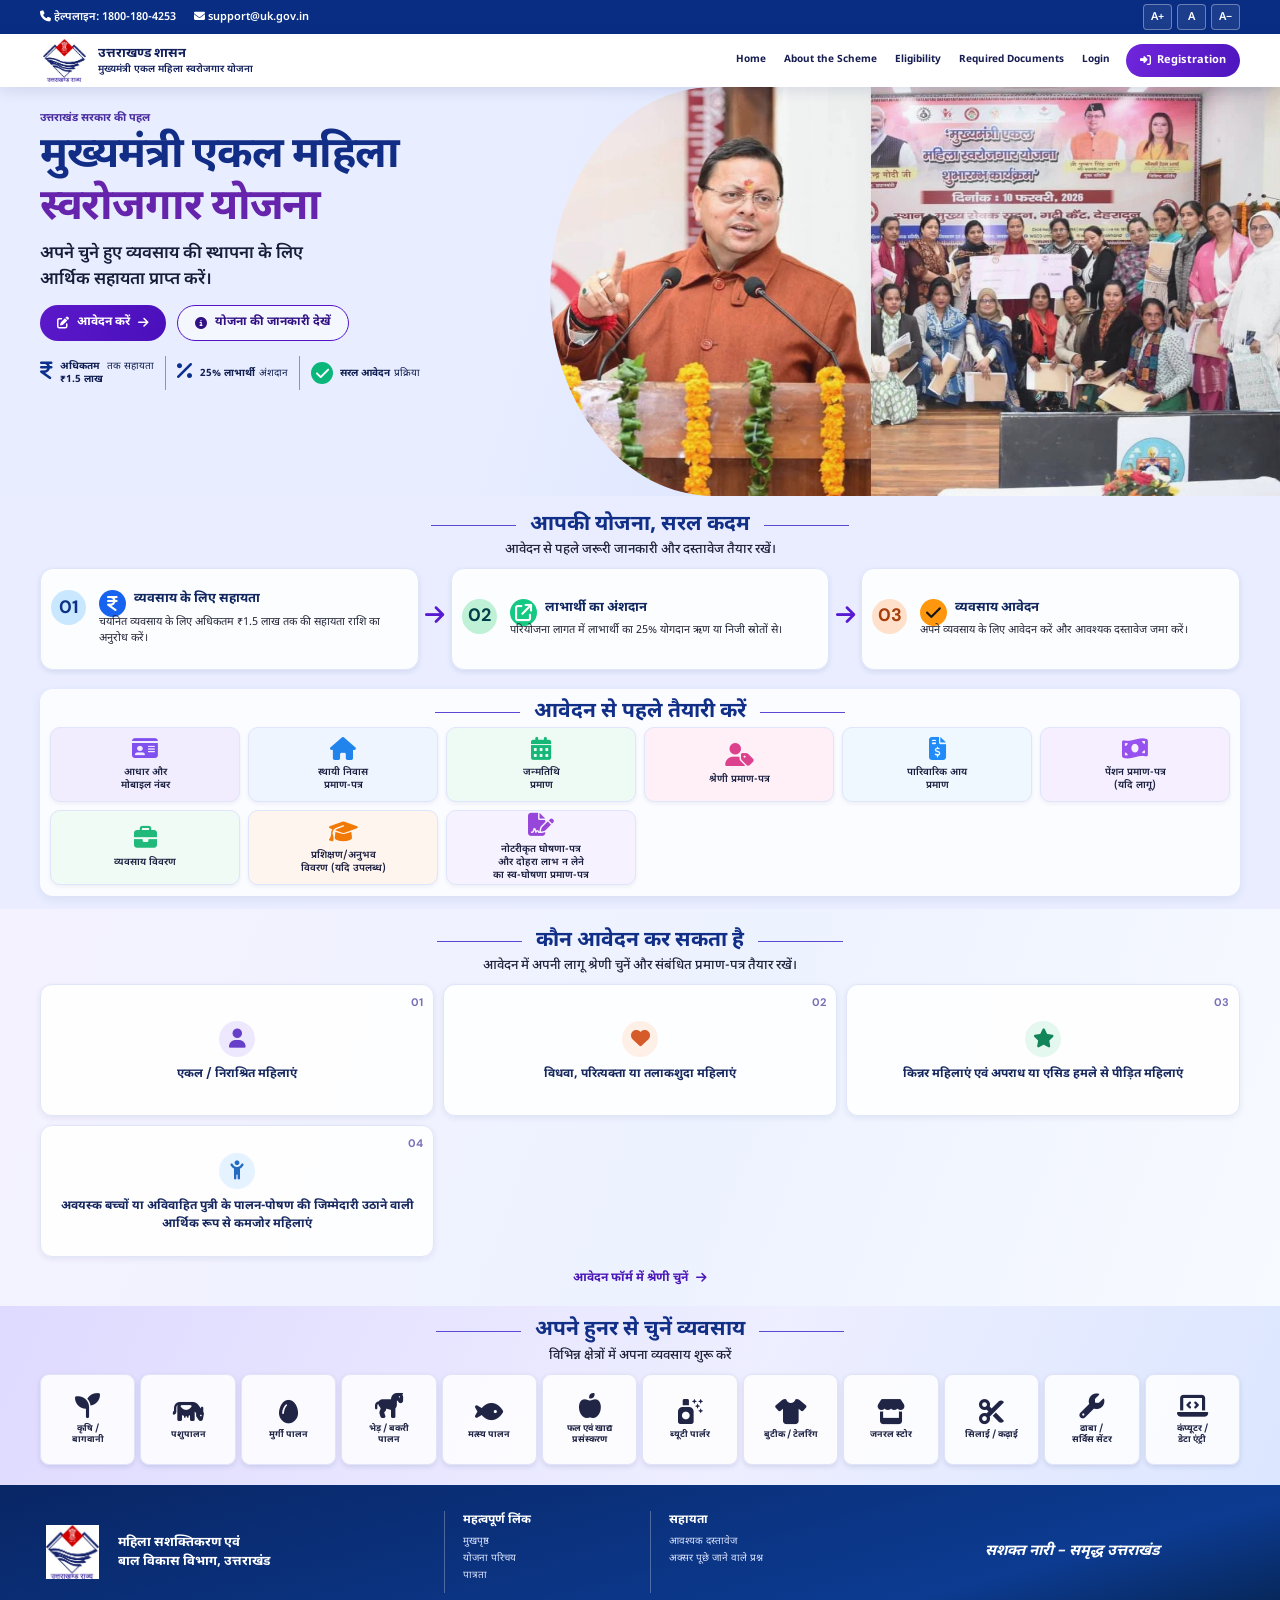
<file: index.html>
<!DOCTYPE html>
<html lang="hi" dir="ltr">
<head>
    <meta charset="UTF-8">
    <meta name="viewport" content="width=device-width, initial-scale=1">
    <meta name="theme-color" content="#082e7a">
    <meta name="description" content="मुख्यमंत्री एकल महिला स्वरोजगार योजना — योजना की जानकारी और ऑनलाइन आवेदन।">
    <title>मुख्यमंत्री एकल महिला स्वरोजगार योजना | उत्तराखंड</title>
    <link rel="icon" type="image/jpeg" href="assets/images/uk_logo.jpeg">
    <link rel="apple-touch-icon" href="assets/images/uk_logo.jpeg">
    <link rel="manifest" href="site.webmanifest">
    <link rel="preconnect" href="https://fonts.googleapis.com">
    <link rel="preconnect" href="https://fonts.gstatic.com" crossorigin>
    <link href="https://fonts.googleapis.com/css2?family=DM+Sans:wght@400;500;600;700&family=Hind:wght@400;500;600;700&family=Noto+Sans+Devanagari:wght@400;500;600;700&display=swap" rel="stylesheet">
    <link rel="stylesheet" href="https://cdnjs.cloudflare.com/ajax/libs/font-awesome/6.5.1/css/all.min.css" integrity="sha512-DTOQO9RWCH3ppGqcWaEA1BIZOC6xxalwEsw9c2QQeAIftl+Vegovlnee1c9QX4TctnWMn13TZye+giMm8e2LwA==" crossorigin="anonymous" referrerpolicy="no-referrer" />
    <link href="https://cdn.jsdelivr.net/npm/bootstrap@5.3.3/dist/css/bootstrap.min.css" rel="stylesheet" integrity="sha384-QWTKZyjpPEjISv5WaRU9OFeRpok6YctnYmDr5pNlyT2bRjXh0JMhjY6hW+ALEwIH" crossorigin="anonymous">
    <link rel="stylesheet" href="assets/css/index.css">
    <script src="assets/js/javascriptfile.js" defer></script>
</head>
<body class="reference-home">
    <div class="registration-topbar">
        <div class="registration-container registration-topbar-inner">
            <div class="registration-contact"><a href="tel:18001804253"><i class="fa-solid fa-phone" aria-hidden="true"></i> हेल्पलाइन: 1800-180-4253</a><a href="mailto:support@uk.gov.in"><i class="fa-solid fa-envelope" aria-hidden="true"></i> support@uk.gov.in</a></div>
            <div class="registration-accessibility" role="group" aria-label="पाठ का आकार">
                <button type="button" data-text-size="increase" aria-label="पाठ का आकार बढ़ाएँ">A+</button>
                <button type="button" data-text-size="reset" aria-label="पाठ का सामान्य आकार">A</button>
                <button type="button" data-text-size="decrease" aria-label="पाठ का आकार घटाएँ">A−</button>
            </div>
        </div>
    </div>
    <header class="site-header registration-header">
        <div class="registration-container registration-nav-row">
            <a class="registration-brand" href="index.html">
                <img src="assets/images/uk_logo.jpeg" alt="">
                <span><strong>उत्तराखण्ड शासन</strong><small>मुख्यमंत्री एकल महिला स्वरोजगार योजना</small></span>
            </a>
            <button class="menu-toggle registration-menu-toggle" type="button" aria-expanded="false" aria-controls="registration-navigation" data-menu-toggle><span></span><span></span><span></span><b>मेन्यू</b></button>
            <nav class="header-nav-bar registration-nav-bar" aria-label="मुख्य नेविगेशन">
                <div class="registration-navigation-inner">
                    <div class="primary-navigation" id="registration-navigation" data-navigation>
                        <a class="nav-link" href="index.html">Home</a>
<a class="nav-link" href="#yojana">About the Scheme</a>
<a class="nav-link" href="#patrata">Eligibility</a>
<a class="nav-link" href="#dastavez">Required Documents</a>
<a class="nav-link" href="login.html">Login</a>
                       
                    </div>
                    <a class="registration-login" href="Registraiton.html"><i class="fa-solid fa-right-to-bracket" aria-hidden="true"></i>Registration</a>
                </div>
            </nav>
        </div>
    </header>

    <main id="main-content">
        <section class="reference-hero" aria-labelledby="hero-title">
            <div class="reference-hero-photo" aria-hidden="true">
                <div id="carouselExampleControls" class="carousel slide" data-bs-ride="carousel" data-bs-interval="5000">
                    <div class="carousel-inner">
                        <div class="carousel-item active">
                            <img src="assets/images/ekel_img.webp" class="d-block w-100" alt="पहली स्लाइड">
                        </div>
                        <div class="carousel-item">
                            <img src="assets/images/img2.jpg" class="d-block w-100" alt="दूसरी स्लाइड">
                        </div>
                    </div>
                    <button class="carousel-control-prev" type="button" data-bs-target="#carouselExampleControls" data-bs-slide="prev">
                        <span class="carousel-control-prev-icon" aria-hidden="true"></span>
                        <span class="visually-hidden">Previous</span>
                    </button>
                    <button class="carousel-control-next" type="button" data-bs-target="#carouselExampleControls" data-bs-slide="next">
                        <span class="carousel-control-next-icon" aria-hidden="true"></span>
                        <span class="visually-hidden">Next</span>
                    </button>
                </div>
            </div>
            <div class="reference-container reference-hero-inner">
                <div class="reference-hero-copy">
                    <p class="reference-hero-eyebrow">उत्तराखंड सरकार की पहल</p>
                    <h1 id="hero-title">मुख्यमंत्री एकल महिला<br><span>स्वरोजगार योजना</span></h1>
                    <p class="reference-hero-lede">अपने चुने हुए व्यवसाय की स्थापना के लिए<br class="desktop-break"> आर्थिक सहायता प्राप्त करें।</p>
                    <div class="reference-hero-actions">
                        <a class="reference-button reference-button-primary" href="registration.html"><i class="fa-solid fa-pen-to-square" aria-hidden="true"></i> आवेदन करें <i class="fa-solid fa-arrow-right" aria-hidden="true"></i></a>
                        <a class="reference-button reference-button-outline" href="#yojana"><i class="fa-solid fa-circle-info" aria-hidden="true"></i> योजना की जानकारी देखें</a>
                    </div>
                    <div class="reference-hero-stats" aria-label="योजना के मुख्य लाभ">
                        <div><span class="reference-stat-icon"><i class="fa-solid fa-indian-rupee-sign" aria-hidden="true"></i></span><p><strong>अधिकतम<br>₹1.5 लाख</strong><small>तक सहायता</small></p></div>
                        <div><span class="reference-stat-icon"><i class="fa-solid fa-percent" aria-hidden="true"></i></span><p><strong>25% लाभार्थी</strong><small>अंशदान</small></p></div>
                        <div><span class="reference-stat-icon reference-check"><i class="fa-solid fa-check" aria-hidden="true"></i></span><p><strong>सरल आवेदन</strong><small>प्रक्रिया</small></p></div>
                    </div>
                </div>
            </div>
        </section>

        <section class="reference-process" id="yojana" aria-labelledby="process-title">
            <div class="reference-container">
                <div class="reference-section-title">
                    <span></span><h2 id="process-title">आपकी योजना, सरल कदम</h2><span></span>
                    <p>आवेदन से पहले जरूरी जानकारी और दस्तावेज तैयार रखें।</p>
                </div>
                <div class="reference-process-cards">
                    <article class="reference-process-card">
                        <span class="reference-number number-blue">01</span>
                        <span class="reference-round-icon icon-blue" aria-hidden="true"><i class="fa-solid fa-indian-rupee-sign"></i></span>
                        <div><h3>व्यवसाय के लिए सहायता</h3><p>चयनित व्यवसाय के लिए अधिकतम ₹1.5 लाख तक की सहायता राशि का अनुरोध करें।</p></div>
                    </article>
                    <span class="reference-card-arrow" aria-hidden="true"><i class="fa-solid fa-arrow-right"></i></span>
                    <article class="reference-process-card">
                        <span class="reference-number number-green">02</span>
                        <span class="reference-round-icon icon-green" aria-hidden="true"><i class="fa-solid fa-arrow-up-right-from-square"></i></span>
                        <div><h3>लाभार्थी का अंशदान</h3><p>परियोजना लागत में लाभार्थी का 25% योगदान ऋण या निजी स्रोतों से।</p></div>
                    </article>
                    <span class="reference-card-arrow" aria-hidden="true"><i class="fa-solid fa-arrow-right"></i></span>
                    <article class="reference-process-card">
                        <span class="reference-number number-orange">03</span>
                        <span class="reference-round-icon icon-orange" aria-hidden="true"><i class="fa-solid fa-check"></i></span>
                        <div><h3>व्यवसाय आवेदन</h3><p>अपने व्यवसाय के लिए आवेदन करें और आवश्यक दस्तावेज जमा करें।</p></div>
                    </article>
                </div>
            </div>
        </section>

        <section class="reference-documents" id="dastavez" aria-labelledby="documents-title">
            <div class="reference-container reference-documents-panel">
                <div class="reference-section-title">
                    <span></span><h2 id="documents-title">आवेदन से पहले तैयारी करें</h2><span></span>
                </div>
                <div class="reference-document-grid">
                    <a class="reference-document-tile document-violet" href="registration.html"><span aria-hidden="true"><i class="fa-solid fa-id-card"></i></span><b>आधार और<br>मोबाइल नंबर</b></a>
                    <a class="reference-document-tile document-blue" href="registration.html"><span aria-hidden="true"><i class="fa-solid fa-house"></i></span><b>स्थायी निवास<br>प्रमाण-पत्र</b></a>
                    <a class="reference-document-tile document-green" href="registration.html"><span aria-hidden="true"><i class="fa-solid fa-calendar-days"></i></span><b>जन्मतिथि<br>प्रमाण</b></a>
                    <a class="reference-document-tile document-pink" href="registration.html"><span aria-hidden="true"><i class="fa-solid fa-user-tag"></i></span><b>श्रेणी प्रमाण-पत्र</b></a>
                    <a class="reference-document-tile document-sky" href="registration.html"><span aria-hidden="true"><i class="fa-solid fa-file-invoice-dollar"></i></span><b>पारिवारिक आय<br>प्रमाण</b></a>
                    <a class="reference-document-tile document-purple" href="registration.html"><span aria-hidden="true"><i class="fa-solid fa-money-bill-wave"></i></span><b>पेंशन प्रमाण-पत्र<br>(यदि लागू)</b></a>
                    <a class="reference-document-tile document-mint" href="registration.html"><span aria-hidden="true"><i class="fa-solid fa-briefcase"></i></span><b>व्यवसाय विवरण</b></a>
                    <a class="reference-document-tile document-peach" href="registration.html"><span aria-hidden="true"><i class="fa-solid fa-graduation-cap"></i></span><b>प्रशिक्षण/अनुभव<br>विवरण (यदि उपलब्ध)</b></a>
                    <a class="reference-document-tile document-lilac" href="registration.html"><span aria-hidden="true"><i class="fa-solid fa-file-signature"></i></span><b>नोटरीकृत घोषणा-पत्र<br>और दोहरा लाभ न लेने<br>का स्व-घोषणा प्रमाण-पत्र</b></a>
                </div>
            </div>
        </section>

        <section class="reference-eligibility" id="patrata" aria-labelledby="eligibility-title">
            <div class="reference-container">
                <div class="reference-section-title">
                    <span></span><h2 id="eligibility-title">कौन आवेदन कर सकता है</h2><span></span>
                    <p>आवेदन में अपनी लागू श्रेणी चुनें और संबंधित प्रमाण-पत्र तैयार रखें।</p>
                </div>
                <div class="reference-eligibility-grid">
                    <article class="reference-eligibility-card">
                        <span class="reference-eligibility-number">01</span>
                        <span class="reference-eligibility-icon eligibility-lilac" aria-hidden="true"><i class="fa-solid fa-user"></i></span>
                        <h3>एकल / निराश्रित महिलाएं</h3>
                    </article>
                    <article class="reference-eligibility-card">
                        <span class="reference-eligibility-number">02</span>
                        <span class="reference-eligibility-icon eligibility-peach" aria-hidden="true"><i class="fa-solid fa-heart"></i></span>
                        <h3>विधवा, परित्यक्ता या तलाकशुदा महिलाएं</h3>
                    </article>
                    <article class="reference-eligibility-card">
                        <span class="reference-eligibility-number">03</span>
                        <span class="reference-eligibility-icon eligibility-mint" aria-hidden="true"><i class="fa-solid fa-star"></i></span>
                        <h3>किन्नर महिलाएं एवं अपराध या एसिड हमले से पीड़ित महिलाएं</h3>
                    </article>
                    <article class="reference-eligibility-card">
                        <span class="reference-eligibility-number">04</span>
                        <span class="reference-eligibility-icon eligibility-blue" aria-hidden="true"><i class="fa-solid fa-child-reaching"></i></span>
                        <h3>अवयस्क बच्चों या अविवाहित पुत्री के पालन-पोषण की जिम्मेदारी उठाने वाली आर्थिक रूप से कमजोर महिलाएं</h3>
                    </article>
                </div>
                <a class="reference-eligibility-link" href="registration.html">आवेदन फॉर्म में श्रेणी चुनें <i class="fa-solid fa-arrow-right" aria-hidden="true"></i></a>
            </div>
        </section>

        <section class="reference-business" id="vyavasay" aria-labelledby="business-title">
            <div class="reference-container">
                <div class="reference-section-title">
                    <span></span><h2 id="business-title">अपने हुनर से चुनें व्यवसाय</h2><span></span>
                    <p>विभिन्न क्षेत्रों में अपना व्यवसाय शुरू करें</p>
                </div>
                <div class="reference-business-grid">
                    <a href="registration.html"><span aria-hidden="true"><i class="fa-solid fa-seedling"></i></span><b>कृषि /<br>बागवानी</b></a>
                    <a href="registration.html"><span aria-hidden="true"><i class="fa-solid fa-cow"></i></span><b>पशुपालन</b></a>
                    <a href="registration.html"><span aria-hidden="true"><i class="fa-solid fa-egg"></i></span><b>मुर्गी पालन</b></a>
                    <a href="registration.html"><span aria-hidden="true"><i class="fa-solid fa-horse"></i></span><b>भेड़ / बकरी<br>पालन</b></a>
                    <a href="registration.html"><span aria-hidden="true"><i class="fa-solid fa-fish"></i></span><b>मत्स्य पालन</b></a>
                    <a href="registration.html"><span aria-hidden="true"><i class="fa-solid fa-apple-whole"></i></span><b>फल एवं खाद्य<br>प्रसंस्करण</b></a>
                    <a href="registration.html"><span aria-hidden="true"><i class="fa-solid fa-spray-can-sparkles"></i></span><b>ब्यूटी पार्लर</b></a>
                    <a href="registration.html"><span aria-hidden="true"><i class="fa-solid fa-shirt"></i></span><b>बुटीक / टेलरिंग</b></a>
                    <a href="registration.html"><span aria-hidden="true"><i class="fa-solid fa-store"></i></span><b>जनरल स्टोर</b></a>
                    <a href="registration.html"><span aria-hidden="true"><i class="fa-solid fa-scissors"></i></span><b>सिलाई / कढ़ाई</b></a>
                    <a href="registration.html"><span aria-hidden="true"><i class="fa-solid fa-wrench"></i></span><b>ढाबा /<br>सर्विस सेंटर</b></a>
                    <a href="registration.html"><span aria-hidden="true"><i class="fa-solid fa-laptop-code"></i></span><b>कंप्यूटर /<br>डेटा एंट्री</b></a>
                </div>
            </div>
        </section>
    </main>

    <footer class="reference-footer" id="sampark">
        <div class="reference-container reference-footer-inner">
            <a class="reference-footer-brand" href="index.html">
                <img src="assets/images/uk_logo.jpeg" alt="">
                <span>महिला सशक्तिकरण एवं<br>बाल विकास विभाग, उत्तराखंड</span>
            </a>
            <div class="reference-footer-links"><strong>महत्वपूर्ण लिंक</strong><a href="index.html">मुखपृष्ठ</a><a href="#yojana">योजना परिचय</a><a href="#patrata">पात्रता</a></div>
            <div class="reference-footer-links"><strong>सहायता</strong><a href="#dastavez">आवश्यक दस्तावेज</a><a href="registration.html">अक्सर पूछे जाने वाले प्रश्न</a></div>
            <p class="reference-footer-motto">सशक्त नारी – समृद्ध उत्तराखंड</p>
        </div>
    </footer>
    <script src="https://cdn.jsdelivr.net/npm/bootstrap@5.3.3/dist/js/bootstrap.bundle.min.js" integrity="sha384-YvpcrYf0tY3lHB60NNkmXc5s9fDVZLESaAA55NDzOxhy9GkcIdslK1eN7N6jIeHz" crossorigin="anonymous"></script>
</body>
</html>
</file>
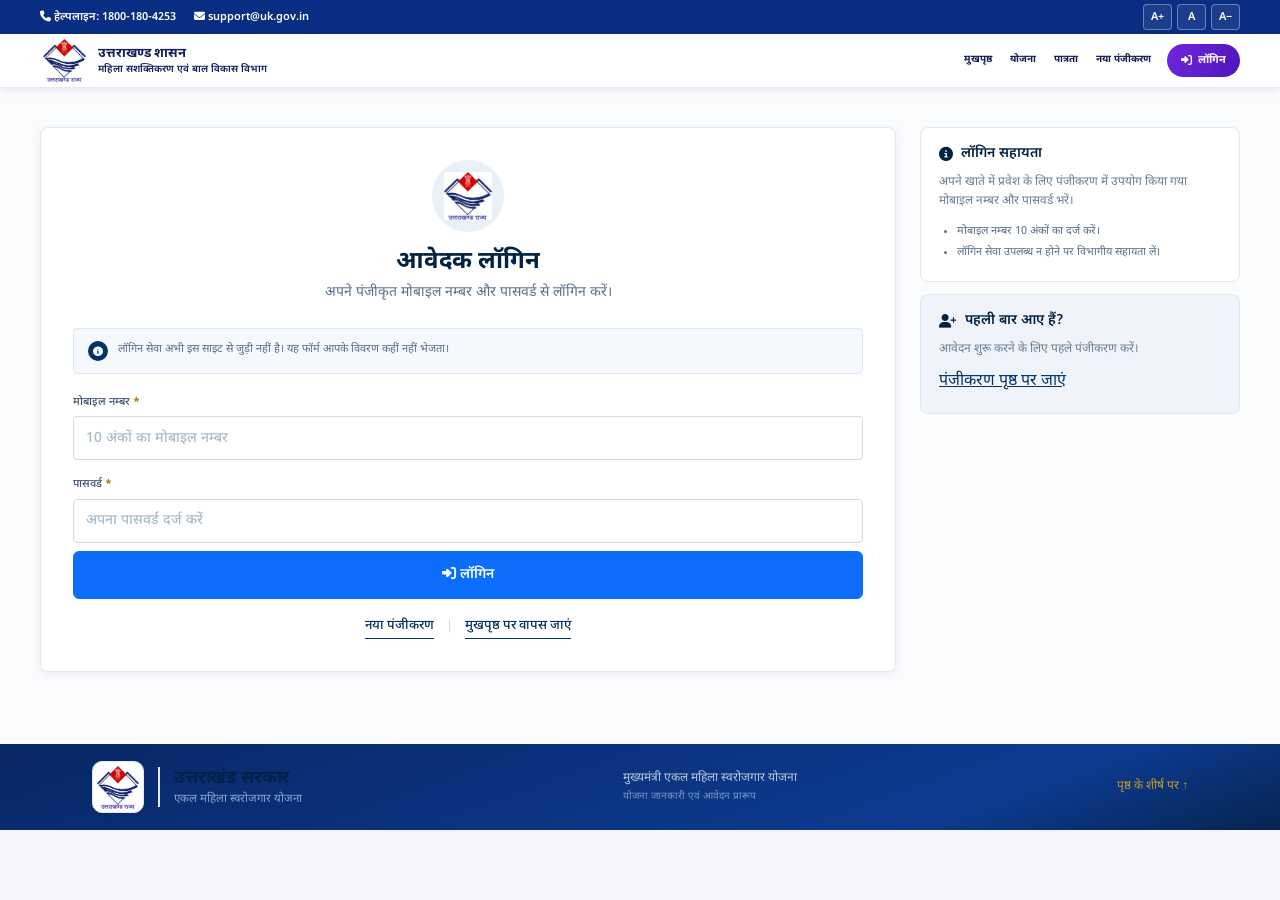
<file: login.html>
<!DOCTYPE html>
<html lang="hi">
<head>
    <meta charset="UTF-8">
    <meta name="viewport" content="width=device-width, initial-scale=1">
    <meta name="theme-color" content="#082e7a">
    <meta name="description" content="मुख्यमंत्री एकल महिला स्वरोजगार योजना आवेदक लॉगिन।">
    <title>लॉगिन | मुख्यमंत्री एकल महिला स्वरोजगार योजना</title>
    <link rel="icon" type="image/jpeg" href="assets/images/uk_logo.jpeg">
    <link rel="apple-touch-icon" href="assets/images/uk_logo.jpeg">
    <link rel="manifest" href="site.webmanifest">
    <link rel="preconnect" href="https://fonts.googleapis.com">
    <link rel="preconnect" href="https://fonts.gstatic.com" crossorigin>
    <link href="https://fonts.googleapis.com/css2?family=DM+Sans:wght@400;500;600;700&family=Hind:wght@400;500;600;700&family=Noto+Sans+Devanagari:wght@400;500;600;700&display=swap" rel="stylesheet">
    <link rel="stylesheet" href="https://cdnjs.cloudflare.com/ajax/libs/font-awesome/6.5.1/css/all.min.css" integrity="sha512-DTOQO9RWCH3ppGqcEAQ8/226mHAA5b8jdW0B1B8Z1R+Q4l+Vegovlnee1c9QX4TctnWMn13TZye+giMm8e2LwA==" crossorigin="anonymous" referrerpolicy="no-referrer">
    <link href="https://cdn.jsdelivr.net/npm/bootstrap@5.3.3/dist/css/bootstrap.min.css" rel="stylesheet" integrity="sha384-QWTKZyjpPEjISv5WaRU9OFeRpok6YctnYmDr5pNlyT2bRjXh0JMhjY6hW+ALEwIH" crossorigin="anonymous">
    <link rel="stylesheet" href="assets/css/index.css">
    <script src="assets/js/javascriptfile.js" defer></script>
</head>
<body class="registration-page">
    <div class="registration-topbar">
        <div class="registration-container registration-topbar-inner">
            <div class="registration-contact">
                <a href="tel:18001804253"><i class="fa-solid fa-phone" aria-hidden="true"></i> हेल्पलाइन: 1800-180-4253</a>
                <a href="mailto:support@uk.gov.in"><i class="fa-solid fa-envelope" aria-hidden="true"></i> support@uk.gov.in</a>
            </div>
            <div class="registration-accessibility" role="group" aria-label="पाठ का आकार">
                <button type="button" data-text-size="increase" aria-label="पाठ का आकार बढ़ाएँ">A+</button>
                <button type="button" data-text-size="reset" aria-label="पाठ का सामान्य आकार">A</button>
                <button type="button" data-text-size="decrease" aria-label="पाठ का आकार घटाएँ">A−</button>
            </div>
        </div>
    </div>
    <header class="site-header registration-header">
        <div class="registration-container registration-nav-row">
            <a class="registration-brand" href="index.html">
                <img src="assets/images/uk_logo.jpeg" alt="">
                <span><strong>उत्तराखण्ड शासन</strong><small>महिला सशक्तिकरण एवं बाल विकास विभाग</small></span>
            </a>
            <button class="menu-toggle registration-menu-toggle" type="button" aria-expanded="false" aria-controls="login-navigation" data-menu-toggle>
                <span></span><span></span><span></span><b>मेन्यू</b>
            </button>
            <nav class="header-nav-bar registration-nav-bar" aria-label="मुख्य नेविगेशन">
                <div class="registration-navigation-inner">
                    <div class="primary-navigation" id="login-navigation" data-navigation>
                        <a class="nav-link" href="index.html">मुखपृष्ठ</a>
                        <a class="nav-link" href="index.html#yojana">योजना</a>
                        <a class="nav-link" href="index.html#patrata">पात्रता</a>
                        <a class="nav-link" href="Registraiton.html">नया पंजीकरण</a>
                    </div>
                    <a class="registration-login" href="#password-login-form"><i class="fa-solid fa-right-to-bracket" aria-hidden="true"></i> लॉगिन</a>
                </div>
            </nav>
        </div>
    </header>
    <main id="main-content">
        <section class="login-section">
            <div class="registration-container">
                <div class="login-card">
                    <div class="login-header">
                        <div class="login-logo"><img src="assets/images/uk_logo.jpeg" alt=""></div>
                        <h1>आवेदक लॉगिन</h1>
                        <p class="login-subtitle">अपने पंजीकृत मोबाइल नम्बर और पासवर्ड से लॉगिन करें।</p>
                    </div>
                    <form class="login-form" id="password-login-form" novalidate>
                        <div class="form-notice">
                            <span aria-hidden="true"><i class="fa-solid fa-circle-info"></i></span>
                            <p>लॉगिन सेवा अभी इस साइट से जुड़ी नहीं है। यह फॉर्म आपके विवरण कहीं नहीं भेजता।</p>
                        </div>
                        <div class="fields-grid">
                            <label class="field">
                                <span>मोबाइल नम्बर <b>*</b></span>
                                <input name="mobile" type="tel" inputmode="numeric" autocomplete="username" pattern="[6-9][0-9]{9}" maxlength="10" required placeholder="10 अंकों का मोबाइल नम्बर">
                            </label>
                            <label class="field">
                                <span>पासवर्ड <b>*</b></span>
                                <input name="password" type="password" autocomplete="current-password" required placeholder="अपना पासवर्ड दर्ज करें">
                            </label>
                        </div>
                        <div class="login-actions">
                            <button class="btn btn-primary" type="submit"><i class="fa-solid fa-right-to-bracket" aria-hidden="true"></i> लॉगिन</button>
                        </div>
                        <div class="submission-message" data-password-login-message role="status" hidden></div>
                    </form>
                    <div class="login-links">
                        <a class="text-link" href="Registraiton.html">नया पंजीकरण</a>
                        <span aria-hidden="true">|</span>
                        <a class="text-link" href="index.html">मुखपृष्ठ पर वापस जाएं</a>
                    </div>
                </div>
                <aside class="login-sidebar" aria-label="लॉगिन सहायता">
                    <div class="sidebar-card">
                        <h3><i class="fa-solid fa-circle-info" aria-hidden="true"></i> लॉगिन सहायता</h3>
                        <p>अपने खाते में प्रवेश के लिए पंजीकरण में उपयोग किया गया मोबाइल नम्बर और पासवर्ड भरें।</p>
                        <ul>
                            <li>मोबाइल नम्बर 10 अंकों का दर्ज करें।</li>
                            <li>लॉगिन सेवा उपलब्ध न होने पर विभागीय सहायता लें।</li>
                        </ul>
                    </div>
                    <div class="sidebar-card sidebar-card-tint">
                        <h3><i class="fa-solid fa-user-plus" aria-hidden="true"></i> पहली बार आए हैं?</h3>
                        <p>आवेदन शुरू करने के लिए पहले पंजीकरण करें।</p>
                        <a href="Registraiton.html">पंजीकरण पृष्ठ पर जाएं</a>
                    </div>
                </aside>
            </div>
        </section>
    </main>
    <footer class="site-footer" data-site-footer></footer>
    <script src="https://cdn.jsdelivr.net/npm/bootstrap@5.3.3/dist/js/bootstrap.bundle.min.js" integrity="sha384-YvpcrYf0tY3lHB60NNkmXc5s9fDVZLESaAA55NDzOxhy9GkcIdslK1eN7N6jIeHz" crossorigin="anonymous"></script>
</body>
</html>
</file>
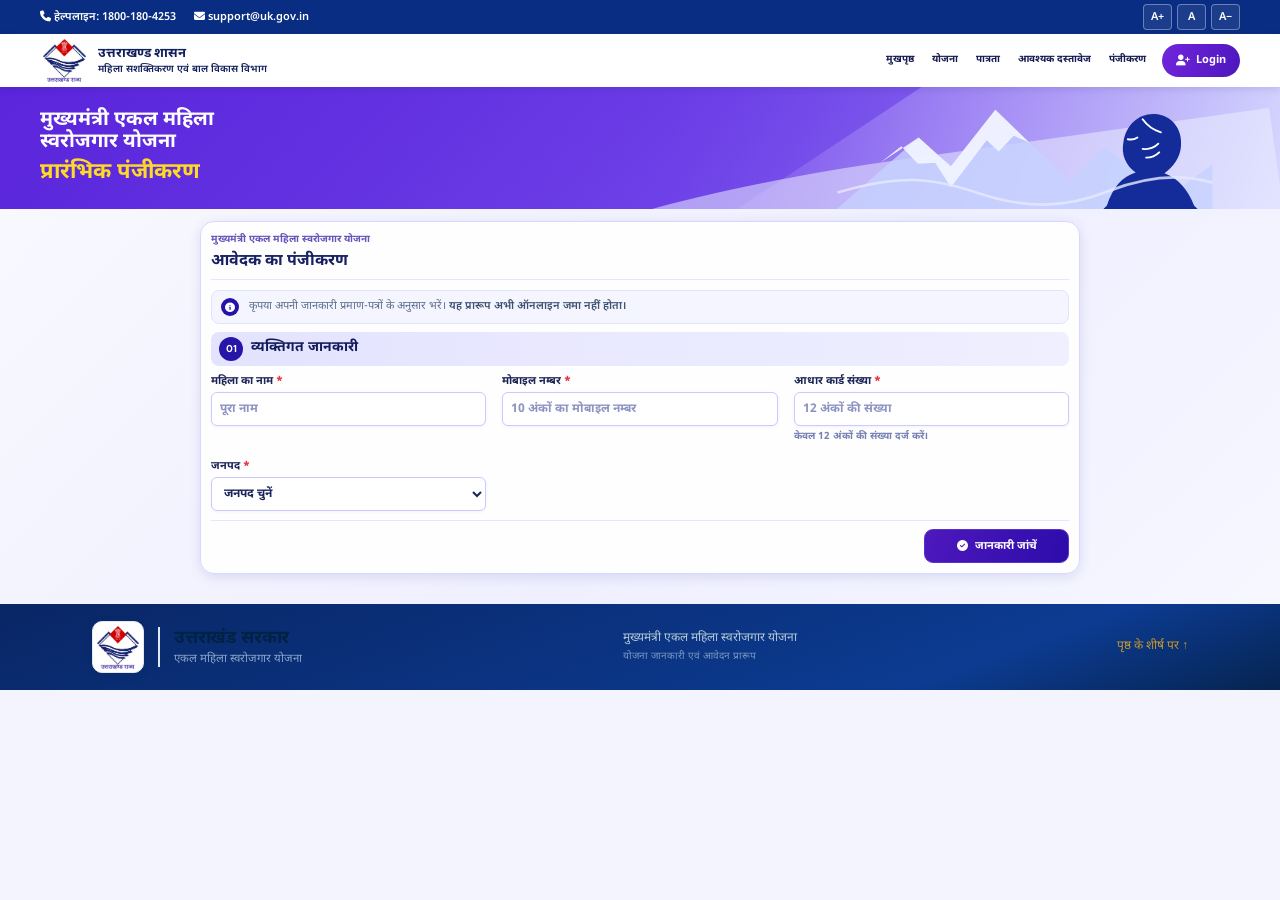
<file: Registraiton.html>
<!DOCTYPE html>
<html lang="hi">
<head>
    <meta charset="UTF-8">
    <meta name="viewport" content="width=device-width, initial-scale=1">
    <meta name="theme-color" content="#082e7a">
    <meta name="description" content="मुख्यमंत्री एकल महिला स्वरोजगार योजना के लिए प्रारंभिक पंजीकरण।">
    <title>पंजीकरण | मुख्यमंत्री एकल महिला स्वरोजगार योजना</title>
    <link rel="icon" type="image/jpeg" href="assets/images/uk_logo.jpeg">
    <link rel="apple-touch-icon" href="assets/images/uk_logo.jpeg">
    <link rel="manifest" href="site.webmanifest">
    <link rel="preconnect" href="https://fonts.googleapis.com">
    <link rel="preconnect" href="https://fonts.gstatic.com" crossorigin>
    <link href="https://fonts.googleapis.com/css2?family=DM+Sans:wght@400;500;600;700&family=Hind:wght@400;500;600;700&family=Noto+Sans+Devanagari:wght@400;500;600;700&display=swap" rel="stylesheet">
    <link rel="stylesheet" href="https://cdnjs.cloudflare.com/ajax/libs/font-awesome/6.5.1/css/all.min.css" integrity="sha512-DTOQO9RWCH3ppGqcEAQ8/226mHAA5b8jdW0B1B8Z1R+Q4l+Vegovlnee1c9QX4TctnWMn13TZye+giMm8e2LwA==" crossorigin="anonymous" referrerpolicy="no-referrer">
    <link href="https://cdn.jsdelivr.net/npm/bootstrap@5.3.3/dist/css/bootstrap.min.css" rel="stylesheet" integrity="sha384-QWTKZyjpPEjISv5WaRU9OFeRpok6YctnYmDr5pNlyT2bRjXh0JMhjY6hW+ALEwIH" crossorigin="anonymous">
    <link rel="stylesheet" href="assets/css/index.css">
    <script src="assets/js/javascriptfile.js" defer></script>
</head>
<body class="registration-page">
    <div class="registration-topbar">
        <div class="registration-container registration-topbar-inner">
            <div class="registration-contact">
                <a href="tel:18001804253"><i class="fa-solid fa-phone" aria-hidden="true"></i> हेल्पलाइन: 1800-180-4253</a>
                <a href="mailto:support@uk.gov.in"><i class="fa-solid fa-envelope" aria-hidden="true"></i> support@uk.gov.in</a>
            </div>
            <div class="registration-accessibility" role="group" aria-label="पाठ का आकार">
                <button type="button" data-text-size="increase" aria-label="पाठ का आकार बढ़ाएँ">A+</button>
                <button type="button" data-text-size="reset" aria-label="पाठ का सामान्य आकार">A</button>
                <button type="button" data-text-size="decrease" aria-label="पाठ का आकार घटाएँ">A−</button>
            </div>
        </div>
    </div>
    <header class="site-header registration-header">
        <div class="registration-container registration-nav-row">
            <a class="registration-brand" href="index.html">
                <img src="assets/images/uk_logo.jpeg" alt="">
                <span><strong>उत्तराखण्ड शासन</strong><small>महिला सशक्तिकरण एवं बाल विकास विभाग</small></span>
            </a>
            <button class="menu-toggle registration-menu-toggle" type="button" aria-expanded="false" aria-controls="registration-navigation" data-menu-toggle>
                <span></span><span></span><span></span><b>मेन्यू</b>
            </button>
            <nav class="header-nav-bar registration-nav-bar" aria-label="मुख्य नेविगेशन">
                <div class="registration-navigation-inner">
                    <div class="primary-navigation" id="registration-navigation" data-navigation>
                        <a class="nav-link" href="index.html">मुखपृष्ठ</a>
                        <a class="nav-link" href="index.html#yojana">योजना</a>
                        <a class="nav-link" href="index.html#patrata">पात्रता</a>
                        <a class="nav-link" href="index.html#dastavez">आवश्यक दस्तावेज</a>
                        <a class="nav-link" href="#registration-form">पंजीकरण</a>
                    </div>
                    <a class="registration-login" href="login.html"><i class="fa-solid fa-user-plus" aria-hidden="true"></i>Login</a>
                </div>
            </nav>
        </div>
    </header>
    <main id="main-content">
        <section class="registration-hero" aria-labelledby="registration-title">
            <div class="registration-container registration-hero-inner">
                <div>
                    <h1 id="registration-title">मुख्यमंत्री एकल महिला<br>स्वरोजगार योजना</h1>
                    <p>प्रारंभिक पंजीकरण</p>
                </div>
                <svg class="registration-hero-art" viewBox="0 0 430 140" aria-hidden="true">
                    <path d="M0 139 93 58l37 33 51-65 86 83 39-41 71 59 53-38v51H0Z" fill="#c6d3ff" opacity=".8"/>
                    <path d="m93 58 22 20 15 13 51-65 39 38-18-8-17 18-14-13-41 54-18-28-20 1-19-20-24 19Z" fill="#f3f5ff" opacity=".9"/>
                    <path d="M309 136c7-21 17-33 33-38-11-8-17-20-14-35 3-20 18-33 36-32 19 1 32 17 30 37-1 13-9 24-19 31 16 6 27 19 34 37l4 4h-108Z" fill="#142b9a"/>
                    <path d="M350 37c5 7 11 12 21 15m-38 8c5 1 8 0 11-2m24 7c-5 5-11 7-18 6m4 10c6 0 11-2 15-6" fill="none" stroke="#fff" stroke-width="2.2" stroke-linecap="round"/>
                    <path d="M0 121c70-20 105-18 159 0 57 19 100 19 153-2 42-16 82-20 118-9" fill="none" stroke="#e6eaff" stroke-width="3" opacity=".8"/>
                </svg>
            </div>
        </section>
        <section class="application-section registration-application">
            <div class="registration-container">
                <div class="registration-content registration-centered-content">
                    <form class="application-card registration-form" id="registration-form" novalidate>
                        <div class="business-form-header">
                            <p class="section-kicker">मुख्यमंत्री एकल महिला स्वरोजगार योजना</p>
                            <h2>आवेदक का पंजीकरण</h2>
                        </div>
                        <div class="form-notice">
                            <span aria-hidden="true"><i class="fa-solid fa-circle-info"></i></span>
                            <p>कृपया अपनी जानकारी प्रमाण-पत्रों के अनुसार भरें। <b>यह प्रारूप अभी ऑनलाइन जमा नहीं होता।</b></p>
                        </div>
                        <section class="form-step is-visible" aria-labelledby="registration-step-title">
                            <div class="form-step-heading">
                                <span aria-hidden="true">01</span>
                                <h3 id="registration-step-title">व्यक्तिगत जानकारी</h3>
                                <p>पंजीकरण के लिए सभी विवरण भरें।</p>
                            </div>
                            <div class="fields-grid">
                                <label class="field">
                                    <span>महिला का नाम <b>*</b></span>
                                    <input name="fullName" type="text" autocomplete="name" required placeholder="पूरा नाम">
                                </label>
                                <label class="field">
                                    <span>मोबाइल नम्बर <b>*</b></span>
                                    <input name="mobile" type="tel" inputmode="numeric" autocomplete="tel" pattern="[6-9][0-9]{9}" maxlength="10" required placeholder="10 अंकों का मोबाइल नम्बर">
                                </label>
                                <label class="field">
                                    <span>आधार कार्ड संख्या <b>*</b></span>
                                    <input name="aadhaar" type="text" inputmode="numeric" autocomplete="off" pattern="[0-9]{12}" maxlength="12" required placeholder="12 अंकों की संख्या" aria-describedby="aadhaar-hint">
                                    <small id="aadhaar-hint">केवल 12 अंकों की संख्या दर्ज करें।</small>
                                </label>
                                <label class="field">
                                    <span>जनपद <b>*</b></span>
                                    <select name="district" autocomplete="address-level1" required>
                                        <option value="">जनपद चुनें</option>
                                        <option value="अल्मोड़ा">अल्मोड़ा</option>
                                        <option value="बागेश्वर">बागेश्वर</option>
                                        <option value="चमोली">चमोली</option>
                                        <option value="चम्पावत">चम्पावत</option>
                                        <option value="देहरादून">देहरादून</option>
                                        <option value="हरिद्वार">हरिद्वार</option>
                                        <option value="नैनीताल">नैनीताल</option>
                                        <option value="पौड़ी गढ़वाल">पौड़ी गढ़वाल</option>
                                        <option value="पिथौरागढ़">पिथौरागढ़</option>
                                        <option value="रुद्रप्रयाग">रुद्रप्रयाग</option>
                                        <option value="टिहरी गढ़वाल">टिहरी गढ़वाल</option>
                                        <option value="ऊधम सिंह नगर">ऊधम सिंह नगर</option>
                                        <option value="उत्तरकाशी">उत्तरकाशी</option>
                                    </select>
                                </label>
                            </div>
                        </section>
                        <div class="registration-form-actions">

                            <button class="registration-submit" type="submit"><i class="fa-solid fa-circle-check" aria-hidden="true"></i> जानकारी जांचें</button>
                        </div>
                        <div class="submission-message" data-registration-message role="status" hidden></div>
                    </form>
                </div>
             
            </div>
        </section>
    </main>
    <footer class="site-footer" data-site-footer></footer>
    <script src="https://cdn.jsdelivr.net/npm/bootstrap@5.3.3/dist/js/bootstrap.bundle.min.js" integrity="sha384-YvpcrYf0tY3lHB60NNkmXc5s9fDVZLESaAA55NDzOxhy9GkcIdslK1eN7N6jIeHz" crossorigin="anonymous"></script>
</body>
</html>
</file>
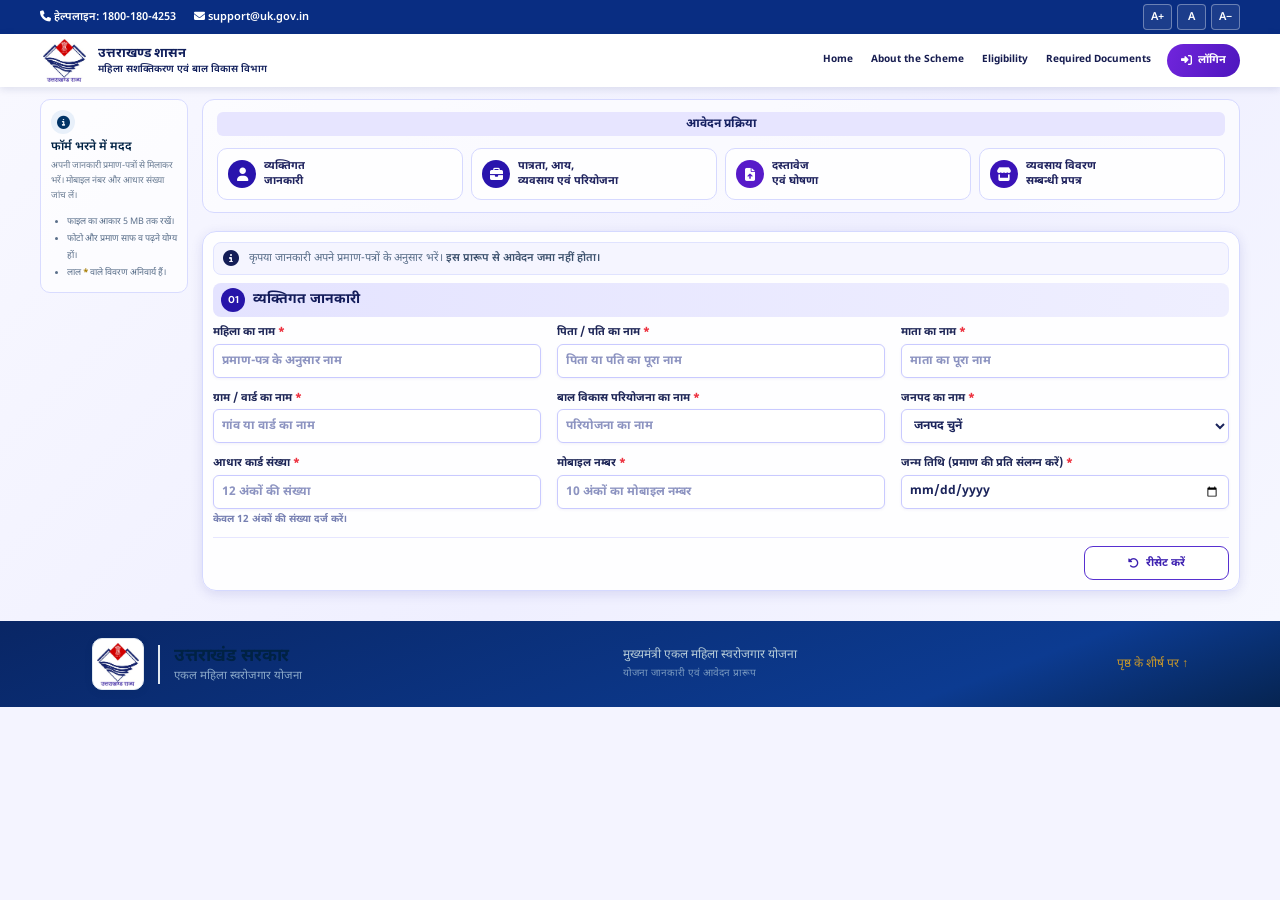
<file: userdashboard.html>
<!DOCTYPE html>
<html lang="hi">
<head>
    <meta charset="UTF-8">
    <meta name="viewport" content="width=device-width, initial-scale=1">
    <meta name="theme-color" content="#082e7a">
    <meta name="description" content="मुख्यमंत्री एकल महिला स्वरोजगार योजना आवेदन फॉर्म।">
    <title>पंजीकरण | मुख्यमंत्री एकल महिला स्वरोजगार योजना</title>
    <link rel="icon" type="image/jpeg" href="assets/images/uk_logo.jpeg">
    <link rel="apple-touch-icon" href="assets/images/uk_logo.jpeg">
    <link rel="manifest" href="site.webmanifest">
    <link rel="preconnect" href="https://fonts.googleapis.com">
    <link rel="preconnect" href="https://fonts.gstatic.com" crossorigin>
    <link href="https://fonts.googleapis.com/css2?family=DM+Sans:wght@400;500;600;700&family=Hind:wght@400;500;600;700&family=Noto+Sans+Devanagari:wght@400;500;600;700&display=swap" rel="stylesheet">
    <link rel="stylesheet" href="https://cdnjs.cloudflare.com/ajax/libs/font-awesome/6.5.1/css/all.min.css" integrity="sha512-DTOQO9RWCH3ppGqcWaEA1BIZOC6xxalwEsw9c2QQeAIftl+Vegovlnee1c9QX4TctnWMn13TZye+giMm8e2LwA==" crossorigin="anonymous" referrerpolicy="no-referrer" />
    <link href="https://cdn.jsdelivr.net/npm/bootstrap@5.3.3/dist/css/bootstrap.min.css" rel="stylesheet" integrity="sha384-QWTKZyjpPEjISv5WaRU9OFeRpok6YctnYmDr5pNlyT2bRjXh0JMhjY6hW+ALEwIH" crossorigin="anonymous">
    <link rel="stylesheet" href="assets/css/index.css">
    <script src="assets/js/javascriptfile.js" defer></script>
</head>
<body class="registration-page">
    <div class="registration-topbar">
        <div class="registration-container registration-topbar-inner">
            <div class="registration-contact"><a href="tel:18001804253"><i class="fa-solid fa-phone" aria-hidden="true"></i> हेल्पलाइन: 1800-180-4253</a><a href="mailto:support@uk.gov.in"><i class="fa-solid fa-envelope" aria-hidden="true"></i> support@uk.gov.in</a></div>
            <div class="registration-accessibility" role="group" aria-label="पाठ का आकार">
                <button type="button" data-text-size="increase" aria-label="पाठ का आकार बढ़ाएँ">A+</button>
                <button type="button" data-text-size="reset" aria-label="पाठ का सामान्य आकार">A</button>
                <button type="button" data-text-size="decrease" aria-label="पाठ का आकार घटाएँ">A−</button>
            </div>
        </div>
    </div>
    <header class="site-header registration-header">
        <div class="registration-container registration-nav-row">
            <a class="registration-brand" href="index.html">
                <img src="assets/images/uk_logo.jpeg" alt="">
                <span><strong>उत्तराखण्ड शासन</strong><small>महिला सशक्तिकरण एवं बाल विकास विभाग</small></span>
            </a>
            <button class="menu-toggle registration-menu-toggle" type="button" aria-expanded="false" aria-controls="registration-navigation" data-menu-toggle><span></span><span></span><span></span><b>मेन्यू</b></button>
            <nav class="header-nav-bar registration-nav-bar" aria-label="मुख्य नेविगेशन">
                <div class="registration-navigation-inner">
                    <div class="primary-navigation" id="registration-navigation" data-navigation>
                       <a class="nav-link" href="index.html">Home</a>
<a class="nav-link" href="#yojana">About the Scheme</a>
<a class="nav-link" href="#patrata">Eligibility</a>
<a class="nav-link" href="#dastavez">Required Documents</a>
                       
                    </div>
                    <a class="registration-login" href="#application-form"><i class="fa-solid fa-right-to-bracket" aria-hidden="true"></i> लॉगिन</a>
                </div>
            </nav>
        </div>
    </header>
    <main id="main-content">
        <section class="registration-hero" aria-labelledby="registration-title">
           
        </section>
        <section class="application-section registration-application">
            <div class="registration-container application-layout registration-layout">
                <div class="registration-content">
                <div class="registration-process-card registration-process-top">
                    <h2>आवेदन प्रक्रिया</h2>
                    <a href="#step-title-1"><span><i class="fa-solid fa-user" aria-hidden="true"></i></span><b>व्यक्तिगत<br>जानकारी</b></a>
                    <a href="#step-title-2"><span><i class="fa-solid fa-briefcase" aria-hidden="true"></i></span><b>पात्रता, आय,<br>व्यवसाय एवं परियोजना</b></a>
                    <a href="#step-title-3"><span><i class="fa-solid fa-file-upload" aria-hidden="true"></i></span><b>दस्तावेज<br>एवं घोषणा</b></a>
                    <a href="#business-details-title" data-process-business><span><i class="fa-solid fa-store" aria-hidden="true"></i></span><b>व्यवसाय विवरण<br>सम्बन्धी प्रपत्र</b></a>
                </div>
                <form class="application-card registration-form" id="application-form" novalidate>
                    <div class="form-topline">
                        <div><p class="section-kicker">मुख्यमंत्री एकल महिला स्वरोजगार योजना</p><h2>आवेदक का विवरण</h2></div>
                        <span class="required-note"><b aria-hidden="true">*</b> अनिवार्य जानकारी</span>
                    </div>
                    <div class="form-notice"><i class="fa-solid fa-circle-info" aria-hidden="true"></i><p>कृपया जानकारी अपने प्रमाण-पत्रों के अनुसार भरें। <b>इस प्रारूप से आवेदन जमा नहीं होता।</b></p></div>

                    <section class="form-step is-visible" data-form-step="0" aria-labelledby="step-title-1">
                        <div class="form-step-heading"><span aria-hidden="true">01</span><h3 id="step-title-1">व्यक्तिगत जानकारी</h3><p>आवेदक की पहचान और स्थायी पते का विवरण।</p></div>
                        <div class="fields-grid">
                            <label class="field"><span>महिला का नाम <b>*</b></span><input name="fullName" type="text" autocomplete="name" required placeholder="प्रमाण-पत्र के अनुसार नाम"></label>
                            <label class="field"><span>पिता / पति का नाम <b>*</b></span><input name="guardianName" type="text" required placeholder="पिता या पति का पूरा नाम"></label>
                            <label class="field"><span>माता का नाम <b>*</b></span><input name="motherName" type="text" required placeholder="माता का पूरा नाम"></label>
                            <label class="field"><span>ग्राम / वार्ड का नाम <b>*</b></span><input name="villageWard" type="text" autocomplete="address-level3" required placeholder="गांव या वार्ड का नाम"></label>
                            <label class="field"><span>बाल विकास परियोजना का नाम <b>*</b></span><input name="developmentProject" type="text" required placeholder="परियोजना का नाम"></label>
                            <label class="field"><span>जनपद का नाम <b>*</b></span><select name="district" required><option value="">जनपद चुनें</option><option>अल्मोड़ा</option><option>बागेश्वर</option><option>चमोली</option><option>चम्पावत</option><option>देहरादून</option><option>हरिद्वार</option><option>नैनीताल</option><option>पौड़ी गढ़वाल</option><option>पिथौरागढ़</option><option>रुद्रप्रयाग</option><option>टिहरी गढ़वाल</option><option>ऊधम सिंह नगर</option><option>उत्तरकाशी</option></select></label>
                            <label class="field"><span>आधार कार्ड संख्या <b>*</b></span><input name="aadhaar" type="text" inputmode="numeric" autocomplete="off" pattern="[0-9]{12}" maxlength="12" required placeholder="12 अंकों की संख्या" aria-describedby="aadhaar-hint"><small id="aadhaar-hint">केवल 12 अंकों की संख्या दर्ज करें।</small></label>
                            <label class="field"><span>मोबाइल नम्बर <b>*</b></span><input name="mobile" type="tel" inputmode="numeric" autocomplete="tel" pattern="[6-9][0-9]{9}" maxlength="10" required placeholder="10 अंकों का मोबाइल नम्बर"></label>
                            <label class="field"><span>जन्म तिथि (प्रमाण की प्रति संलग्न करें) <b>*</b></span><input name="birthDate" type="date" required></label>
                        </div>
                    </section>

                    <section class="form-step" data-form-step="1" aria-labelledby="step-title-2">
                        <div class="form-step-heading"><span aria-hidden="true">02</span><h3 id="step-title-2">पात्रता, आय, व्यवसाय एवं परियोजना</h3><p>श्रेणी, आय, व्यवसाय चुनें और परियोजना लागत व अंशदान की जानकारी दें।</p></div>
                        <fieldset class="choice-fieldset">
                            <legend>वर्ग / श्रेणी <b>*</b></legend>
                            <p>एकल (निराश्रित) महिला, विधवा, परित्यक्ता, तलाकशुदा, किन्नर, अपराध एवं एसिड हमले से पीड़ित एकल (निराश्रित) महिलाओं व जिन महिलाओं के बच्चे अवयस्क / अविवाहित पुत्री हो, जो अकेले ही अपनी व अवयस्क बच्चों के पालन पोषण की जिम्मेदारी वहन कर रही हो व आर्थिक रूप से कमजोर हो। इसमें जिस वर्ग में हो, उसका उल्लेख करें।</p>
                            <div class="category-options">
                                <label><input type="radio" name="category" value="एकल (निराश्रित) महिला" required><span>एकल (निराश्रित) महिला</span></label>
                                <label><input type="radio" name="category" value="विधवा"><span>विधवा</span></label>
                                <label><input type="radio" name="category" value="परित्यक्ता"><span>परित्यक्ता</span></label>
                                <label><input type="radio" name="category" value="तलाकशुदा"><span>तलाकशुदा</span></label>
                                <label><input type="radio" name="category" value="किन्नर"><span>किन्नर</span></label>
                                <label><input type="radio" name="category" value="अपराध एवं एसिड हमले से पीड़ित एकल (निराश्रित) महिलाओं"><span>अपराध एवं एसिड हमले से पीड़ित एकल (निराश्रित) महिलाओं</span></label>
                                <label><input type="radio" name="category" value="जिन महिलाओं के बच्चे अवयस्क / अविवाहित पुत्री हो, जो अकेले ही अपनी व अवयस्क बच्चों के पालन पोषण की जिम्मेदारी वहन कर रही हो व आर्थिक रूप से कमजोर हो"><span>जिन महिलाओं के बच्चे अवयस्क / अविवाहित पुत्री हो, जो अकेले ही अपनी व अवयस्क बच्चों के पालन पोषण की जिम्मेदारी वहन कर रही हो व आर्थिक रूप से कमजोर हो</span></label>
                            </div>
                        </fieldset>
                        <div class="fields-grid fields-grid-short">
                            <label class="field"><span>पारिवारिक आय <b>*</b></span><input name="familyIncome" type="number" min="0" step="1" inputmode="numeric" required placeholder="रुपयों में"></label>
                            <label class="field"><span>पेंशन का विवरण <small>(यदि लागू हो)</small></span><input name="pensionDetails" type="text" placeholder="जैसे: विधवा / दिव्यांग पेंशन"></label>
                        </div>
                        <p class="form-hint">पारिवारिक आय और श्रेणी के प्रमाण-पत्र आवेदन के साथ संलग्न करें। पेंशन प्रमाण लागू होने पर साथ रखें।</p>
                        <div class="fields-grid">
                            <label class="field"><span>चयनित व्यवसाय का नाम <b>*</b></span>
                                <select name="business" required>
                                    <option value="">चयन करें</option>
                                    <option>कृषि</option><option>बागवानी</option><option>पशुपालन</option><option>कुक्कुट पालन</option><option>भेड़ / बकरी पालन</option><option>मत्स्य पालन</option><option>उद्यान</option><option>फल एवं खाद्य प्रसंस्करण</option><option>ब्यूटी पार्लर</option><option>बुटीक</option><option>रिपेयरिंग / अल्टरेशन / टेलरिंग</option><option>सौंदर्य प्रसाधन</option><option>जनरल स्टोर</option><option>जलपान / टिफिन सर्विस</option><option>कैंटीन / कैटरिंग</option><option>इलेक्ट्रीशियन</option><option>प्लंबर</option><option>डाटा एंट्री कार्य</option><option>कम्प्यूटर हार्डवेयर रिपेयरिंग</option><option>टेली कॉलिंग</option><option>हिन्दी कॉल सेंटर</option><option>अन्य इसी प्रकार के निजी व्यवसाय</option>
                                </select>
                            </label>
                        </div>
                        <fieldset class="choice-fieldset compact-choice">
                            <legend>चयनित व्यवसाय हेतु पूर्व में किसी अन्य विभाग से धनराशि प्राप्त हुई है या नहीं <b>*</b></legend>
                            <div class="inline-options"><label><input type="radio" name="otherDepartmentFunds" value="हाँ" required><span>हाँ</span></label><label><input type="radio" name="otherDepartmentFunds" value="नहीं"><span>नहीं</span></label></div>
                        </fieldset>
                        <div class="fields-grid fields-grid-short conditional-fields" data-funds-details hidden>
                            <label class="field"><span>विभाग का नाम</span><input name="otherDepartmentName" type="text" placeholder="विभाग का नाम"></label>
                            <label class="field"><span>प्राप्त राशि (₹)</span><input name="otherDepartmentAmount" type="number" min="0" inputmode="numeric" placeholder="रुपयों में"></label>
                        </div>
                        <fieldset class="choice-fieldset declaration-choice">
                            <legend>इस सम्बन्ध में नोटरीकृत घोषणापत्र संलग्न है या नहीं <b>*</b></legend>
                            <div class="inline-options"><label><input type="radio" name="notarizedDeclaration" value="हाँ" required><span>हाँ</span></label><label><input type="radio" name="notarizedDeclaration" value="नहीं"><span>नहीं</span></label></div>
                        </fieldset>
                        <fieldset class="choice-fieldset declaration-choice">
                            <legend>इस सम्बन्ध में दोहरा लाभ सम्बन्धी नोटरीकृत स्वघोषणा प्रमाण पत्र संलग्न है या नहीं <b>*</b></legend>
                            <div class="inline-options"><label><input type="radio" name="noDoubleBenefitDeclaration" value="हाँ" required><span>हाँ</span></label><label><input type="radio" name="noDoubleBenefitDeclaration" value="नहीं"><span>नहीं</span></label></div>
                        </fieldset>
                        <div class="fields-grid fields-grid-short">
                            <label class="field"><span>चयनित व्यवसाय से सम्बन्धित प्रशिक्षण / अनुभव प्राप्त है या नहीं <b>*</b></span><select name="experience" required><option value="">चयन करें</option><option value="हाँ">हाँ</option><option value="नहीं">नहीं</option></select></label>
                        </div>
                        <div class="fields-grid fields-grid-short application-cost-fields">
                            <label class="field"><span>योजना की प्रस्तावित कुल लागत / धनराशि रु० <b>*</b></span><input name="applicationProjectCost" type="number" min="1" step="1" inputmode="numeric" required placeholder="कुल लागत रुपयों में"></label>
                            <label class="field"><span>योजना के तहत सहयोग धनराशि की मांग (अधिकतम रु० 1.50 लाख) <b>*</b></span><input name="applicationSupportAmount" type="number" min="0" max="150000" step="1" inputmode="numeric" required placeholder="अधिकतम 1.50 लाख"></label>
                            <label class="field"><span>लाभार्थी द्वारा देय 25% का माध्यम (लोन अथवा निजी स्रोतों से) <b>*</b></span><select name="applicationContributionSource" required><option value="">चयन करें</option><option>लोन</option><option>निजी स्रोतों से</option></select></label>
                        </div>

                    </section>

                    <section class="form-step" data-form-step="2" aria-labelledby="step-title-3">
                        <div class="form-step-heading"><span aria-hidden="true">03</span><h3 id="step-title-3">दस्तावेज एवं घोषणा</h3><p>प्रमाण-पत्रों की साफ और पढ़ने योग्य प्रतियां अपलोड करें।</p></div>
                        <div class="fields-grid">
                            <label class="field upload-field"><span>स्वप्रमाणित फोटो <b>*</b></span><input name="photo" type="file" accept=".jpg,.jpeg,.png,.pdf" required data-file-name><small data-file-label>JPG, PNG या PDF · अधिकतम 5 MB</small></label>
                            <label class="field upload-field"><span>स्थायी / मूल निवास प्रमाण पत्र (प्रति संलग्न करें) <b>*</b></span><input name="domicileProof" type="file" accept=".pdf,.jpg,.jpeg,.png" required data-file-name><small data-file-label>PDF, JPG या PNG · अधिकतम 5 MB</small></label>
                            <label class="field upload-field"><span>जन्म तिथि (प्रमाण की प्रति संलग्न करें) <b>*</b></span><input name="birthProof" type="file" accept=".pdf,.jpg,.jpeg,.png" required data-file-name><small data-file-label>PDF, JPG या PNG · अधिकतम 5 MB</small></label>
                            <label class="field upload-field"><span>वर्ग / श्रेणी (सम्बन्धित प्रमाण की प्रति संलग्न करें) <b>*</b></span><input name="categoryProof" type="file" accept=".pdf,.jpg,.jpeg,.png" required data-file-name><small data-file-label>PDF, JPG या PNG · अधिकतम 5 MB</small></label>
                            <label class="field upload-field"><span>पारिवारिक आय (प्रति संलग्न करें) <b>*</b></span><input name="incomeProof" type="file" accept=".pdf,.jpg,.jpeg,.png" required data-file-name><small data-file-label>PDF, JPG या PNG · अधिकतम 5 MB</small></label>
                            <label class="field upload-field" data-conditional-upload="pensionDetails" hidden><span>पेंशन प्रमाण (विधवा, परित्यक्ता, दिव्यांग आदि) <small>(विवरण भरने पर अनिवार्य)</small></span><input name="pensionProof" type="file" accept=".pdf,.jpg,.jpeg,.png" data-file-name><small data-file-label>PDF, JPG या PNG · अधिकतम 5 MB</small></label>
                            <label class="field upload-field" data-conditional-upload="notarizedDeclaration" hidden><span>नोटरीकृत घोषणापत्र <small>(ऊपर हाँ चुनने पर अनिवार्य)</small></span><input name="notarizedProof" type="file" accept=".pdf,.jpg,.jpeg,.png" data-file-name><small data-file-label>PDF, JPG या PNG · अधिकतम 5 MB</small></label>
                            <label class="field upload-field" data-conditional-upload="noDoubleBenefitDeclaration" hidden><span>दोहरा लाभ सम्बन्धी नोटरीकृत स्वघोषणा प्रमाण पत्र <small>(ऊपर हाँ चुनने पर अनिवार्य)</small></span><input name="noDoubleBenefitProof" type="file" accept=".pdf,.jpg,.jpeg,.png" data-file-name><small data-file-label>PDF, JPG या PNG · अधिकतम 5 MB</small></label>
                        </div>
                        <div class="applicant-declaration"><i class="fa-solid fa-check declaration-mark" aria-hidden="true"></i><div><strong>आवेदक की घोषणा</strong><p>प्रमाणित किया जाता है कि मेरे द्वारा उपरोक्त में दी गई समस्त सूचना एवं संलग्न दस्तावेज सत्य और सही है। यदि उपरोक्त से सम्बन्धित जानकारी गलत पायी जाती है तो मेरा आवेदन निरस्त किया जा सकता है। जिसके लिये मैं स्वयं जिम्मेदार रहूँगी।</p></div></div>
                        <div class="fields-grid fields-grid-short signature-fields">
                            <label class="field"><span>आवेदक का नाम <b>*</b></span><input name="declarantName" type="text" required placeholder="पूरा नाम"></label>
                            <label class="field"><span>महिला आवेदक के हस्ताक्षर <b>*</b></span><input name="signatureName" type="text" required placeholder="आवेदक के हस्ताक्षर"></label>
                        </div>
                    </section>

                    <div class="registration-form-actions">
                        <button class="registration-reset" type="reset"><i class="fa-solid fa-rotate-left" aria-hidden="true"></i> रीसेट करें</button>
                        <button class="registration-submit" type="submit" data-submit-application><i class="fa-solid fa-paper-plane" aria-hidden="true"></i> आवेदन जमा करें</button>
                    </div>
                    <div class="submission-message" data-submission-message role="status" hidden></div>
                </form>
                <form class="application-card registration-form business-details-form" id="business-details-form" novalidate>
                    <div class="business-form-header">
                        <p class="section-kicker">मुख्यमंत्री एकल महिला स्वरोजगार योजना</p>
                        <h2>पात्र महिला लाभार्थी के व्यवसाय विवरण सम्बन्धी प्रपत्र</h2>
                    </div>
                    <div class="form-notice"><i class="fa-solid fa-circle-info" aria-hidden="true"></i><p>यह मुख्य आवेदन प्रारूप से अलग प्रपत्र है। पहले आवेदन और आवश्यक दस्तावेज जमा करने के बाद इसे भरें।</p></div>
                    <section class="business-details-section" aria-labelledby="business-details-title">
                        <h3 id="business-details-title" class="visually-hidden">पात्र महिला लाभार्थी के व्यवसाय विवरण सम्बन्धी प्रपत्र</h3>
                        <div class="fields-grid">
                            <label class="field"><span>महिला आवेदक का नाम</span><input name="businessApplicantName" type="text" readonly data-applicant-name></label>
                            <label class="field"><span>व्यवसाय का नाम <b>*</b></span><input name="businessName" type="text" required></label>
                        </div>
                        <fieldset class="choice-fieldset">
                            <legend>व्यवसाय / रोजगार स्थल का पूर्ण पता <b>*</b></legend>
                            <div class="fields-grid business-address-grid">
                                <label class="field"><span>जनपद <b>*</b></span><select name="businessDistrict" required><option value="">जनपद चुनें</option><option>अल्मोड़ा</option><option>बागेश्वर</option><option>चमोली</option><option>चम्पावत</option><option>देहरादून</option><option>हरिद्वार</option><option>नैनीताल</option><option>पौड़ी गढ़वाल</option><option>पिथौरागढ़</option><option>रुद्रप्रयाग</option><option>टिहरी गढ़वाल</option><option>ऊधम सिंह नगर</option><option>उत्तरकाशी</option></select></label>
                                <label class="field"><span>विकासखण्ड / तहसील <b>*</b></span><input name="businessBlock" type="text" required></label>
                                <label class="field"><span>ग्राम / मोहल्ला / तोक <b>*</b></span><input name="businessLocality" type="text" required></label>
                            </div>
                        </fieldset>
                        <fieldset class="choice-fieldset">
                            <legend>दुकान / कार्यस्थल का विवरण <b>*</b></legend>
                            <div class="inline-options">
                                <label><input type="radio" name="workplaceType" value="स्वयं का स्वामित्व" required><span>स्वयं का स्वामित्व</span></label>
                                <label><input type="radio" name="workplaceType" value="किराये का"><span>किराये का</span></label>
                            </div>
                        </fieldset>
                        <div class="fields-grid fields-grid-short conditional-fields" data-rent-details hidden>
                            <label class="field"><span>यदि किराये पर, तो किराये की अनुमानित वार्षिक दर (₹) <b>*</b></span><input name="annualRent" type="number" min="0" step="1" inputmode="numeric" placeholder="वार्षिक किराया रुपयों में"></label>
                        </div>
                        <h4>5. व्यवसाय / रोजगार हेतु कुल प्रस्तावित लागत का विवरण</h4>
                        <div class="fields-grid fields-grid-short cost-fields">
                            <label class="field"><span>व्यवसाय / रोजगार की कुल प्रस्तावित धनराशि रु० <b>*</b></span><input name="projectCost" type="number" min="1" step="1" inputmode="numeric" required placeholder="कुल लागत रुपयों में"></label>
                            <label class="field"><span>सहयोग धनराशि की मांग 75% (अधिकतम रु० 1.50 लाख) <b>*</b></span><input name="supportAmount" type="number" min="0" max="150000" step="1" inputmode="numeric" required placeholder="अधिकतम 1.50 लाख"></label>
                            <label class="field"><span>लाभार्थी द्वारा देय 25% अंशदान (बैंक ऋण अथवा निजी स्रोतों से) <b>*</b></span><input name="contribution" type="number" min="0" step="1" inputmode="numeric" required placeholder="रुपयों में"></label>
                            <div class="contribution-note" data-contribution-note>परियोजना लागत का कम-से-कम 25% लाभार्थी का योगदान होना चाहिए।</div>
                        </div>
                        <fieldset class="choice-fieldset">
                            <legend>लाभार्थी द्वारा देय 25% अंशदान का स्रोत <b>*</b></legend>
                            <div class="inline-options">
                                <label><input type="radio" name="contributionSource" value="बैंक ऋण" required><span>बैंक ऋण</span></label>
                                <label><input type="radio" name="contributionSource" value="निजी स्रोतों से"><span>निजी स्रोतों से</span></label>
                            </div>
                        </fieldset>
                        <div class="fields-grid fields-grid-short conditional-fields" data-bank-loan-details hidden>
                            <label class="field"><span>बैंक ऋण (25%) लिये जाने की दशा में बैंक का विवरण <b>*</b></span><textarea name="bankLoanDetails" rows="3" placeholder="बैंक का नाम और ऋण का विवरण"></textarea></label>
                        </div>
                        <div class="fields-grid">
                            <label class="field"><span>प्रथम किश्त निर्गत किये जाने हेतु आवेदक महिला के आधार से लिंक बैंक खाते का पूर्ण विवरण <b>*</b></span><textarea name="linkedBankAccountDetails" rows="3" required placeholder="बैंक, शाखा, खाता संख्या और IFSC का विवरण"></textarea></label>
                            <label class="field"><span>उक्त बैंक खाते में महिला लाभार्थी के 25% स्वयं के अंशदान अथवा बैंक ऋण का विवरण <b>*</b></span><textarea name="contributionAccountDetails" rows="3" required></textarea></label>
                        </div>
                        <div class="business-materials">
                            <h4>6. परिसम्पत्ति एवं अन्य व्यावसायिक सामग्री का विवरण</h4>
                            <div class="business-materials-table-wrap">
                                <table class="business-materials-table">
                                    <caption class="visually-hidden">परिसम्पत्ति एवं अन्य व्यावसायिक सामग्री का विवरण</caption>
                                    <thead><tr><th scope="col">क्रसं</th><th scope="col">परिसम्पत्ति एवं अन्य व्यावसायिक सामग्री</th><th scope="col">कुल प्रस्तावित लागत (₹)</th></tr></thead>
                                    <tbody>
                                        <tr><th scope="row">1</th><td><input type="text" name="materialDescription1" aria-label="परिसम्पत्ति एवं अन्य व्यावसायिक सामग्री 1"></td><td><input type="number" min="0" step="1" inputmode="numeric" name="materialCost1" data-material-cost aria-label="कुल प्रस्तावित लागत, सामग्री 1"></td></tr>
                                        <tr><th scope="row">2</th><td><input type="text" name="materialDescription2" aria-label="परिसम्पत्ति एवं अन्य व्यावसायिक सामग्री 2"></td><td><input type="number" min="0" step="1" inputmode="numeric" name="materialCost2" data-material-cost aria-label="कुल प्रस्तावित लागत, सामग्री 2"></td></tr>
                                        <tr><th scope="row">3</th><td><input type="text" name="materialDescription3" aria-label="परिसम्पत्ति एवं अन्य व्यावसायिक सामग्री 3"></td><td><input type="number" min="0" step="1" inputmode="numeric" name="materialCost3" data-material-cost aria-label="कुल प्रस्तावित लागत, सामग्री 3"></td></tr>
                                        <tr><th scope="row">4</th><td><input type="text" name="materialDescription4" aria-label="परिसम्पत्ति एवं अन्य व्यावसायिक सामग्री 4"></td><td><input type="number" min="0" step="1" inputmode="numeric" name="materialCost4" data-material-cost aria-label="कुल प्रस्तावित लागत, सामग्री 4"></td></tr>
                                        <tr><th scope="row">5</th><td><label class="visually-hidden" for="other-material">अन्य आवश्यक सामग्री</label><input id="other-material" type="text" name="otherMaterial" value="अन्य आवश्यक सामग्री" readonly></td><td><input type="number" min="0" step="1" inputmode="numeric" name="otherMaterialCost" data-material-cost aria-label="कुल प्रस्तावित लागत, अन्य आवश्यक सामग्री"></td></tr>
                                    </tbody>
                                    <tfoot><tr><th scope="row" colspan="2">कुल योग</th><td><output data-material-total>0</output></td></tr></tfoot>
                                </table>
                            </div>
                            <p class="form-hint">सामग्री का कुल योग, ऊपर दर्ज की गई प्रस्तावित कुल लागत से मिलाएँ।</p>
                        </div>
                    </section>
                    <div class="registration-form-actions">
                        <button class="registration-reset" type="reset"><i class="fa-solid fa-rotate-left" aria-hidden="true"></i> रीसेट करें</button>
                        <button class="registration-submit" type="submit"><i class="fa-solid fa-paper-plane" aria-hidden="true"></i> व्यवसाय विवरण जमा करें</button>
                    </div>
                    <div class="submission-message" data-business-submission-message role="status" hidden></div>
                </form>
                </div>

                <aside class="application-sidebar registration-sidebar" id="form-help">
                    <div class="sidebar-card registration-help-card">
                        <span class="sidebar-icon" aria-hidden="true"><i class="fa-solid fa-circle-info"></i></span>
                        <h3>फॉर्म भरने में मदद</h3>
                        <p>अपनी जानकारी प्रमाण-पत्रों से मिलाकर भरें। मोबाइल नंबर और आधार संख्या जांच लें।</p>
                        <ul><li>फाइल का आकार 5 MB तक रखें।</li><li>फोटो और प्रमाण साफ व पढ़ने योग्य हों।</li><li>लाल <b>*</b> वाले विवरण अनिवार्य हैं।</li></ul>
                    </div>
                    <div class="sidebar-card sidebar-card-tint">
                        <p class="section-kicker">योजना की मुख्य जानकारी</p>
                        <div class="sidebar-stat"><i class="fa-solid fa-indian-rupee-sign" aria-hidden="true"></i><strong>₹1.5 लाख</strong><span>तक मांगी गई सहायता</span></div>
                        <div class="sidebar-stat"><i class="fa-solid fa-percent" aria-hidden="true"></i><strong>25%</strong><span>लाभार्थी का योगदान</span></div>
                    </div>
                    <a class="sidebar-back" href="index.html"><i class="fa-solid fa-arrow-left" aria-hidden="true"></i> योजना के मुखपृष्ठ पर जाएं</a>
                </aside>
            </div>
        </section>
    </main>
    <footer class="site-footer" data-site-footer></footer>
    <script src="https://cdn.jsdelivr.net/npm/bootstrap@5.3.3/dist/js/bootstrap.bundle.min.js" integrity="sha384-YvpcrYf0tY3lHB60NNkmXc5s9fDVZLESaAA55NDzOxhy9GkcIdslK1eN7N6jIeHz" crossorigin="anonymous"></script>
</body>
</html>
</file>
<file: assets/css/index.css>
:root {
    color-scheme: light;
    --ink: #1a2e4a;
    --blue: #003366;
    --blue-dark: #002244;
    --blue-mid: #004488;
    --blue-soft: #e8f0fa;
    --accent: #c5962c;
    --accent-light: #fff4e0;
    --muted: #5a6f8a;
    --line: #d0dbe8;
    --paper: #fff;
    --cream: #f5f8fc;
    --success: #005533;
    --success-soft: #e8f5eb;
    --error: #b03a2e;
    --error-soft: #fdf0f0;
    --font-body: "Hind", "Noto Sans Devanagari", sans-serif;
    --font-latin: "DM Sans", sans-serif;
    --radius-sm: 4px;
    --radius-md: 8px;
    --radius-lg: 12px;
    --radius-xl: 16px;
    --shadow-sm: 0 2px 8px rgba(0,34,68,.06);
    --shadow-md: 0 8px 24px rgba(0,34,68,.08);
    --shadow-lg: 0 16px 48px rgba(0,34,68,.12);
    --transition-fast: 150ms ease;
    --transition-base: 250ms cubic-bezier(.25,.46,.45,.94);
    --transition-slow: 400ms cubic-bezier(.25,.46,.45,.94);
}

* { box-sizing: border-box; }
html { scroll-behavior: smooth; scroll-padding-top: 140px; }
body {
    margin: 0;
    color: var(--ink);
    background: var(--paper);
    font-family: var(--font-body);
    font-size: 16px;
    line-height: 1.65;
    -webkit-font-smoothing: antialiased;
    -moz-osx-font-smoothing: grayscale;
    text-rendering: optimizeLegibility;
}
a { color: inherit; text-decoration: none; }
button, input, select { font: inherit; }
button, a, input, select { -webkit-tap-highlight-color: transparent; }
button:focus-visible, a:focus-visible, input:focus-visible, select:focus-visible {
    outline: 3px solid var(--accent);
    outline-offset: 3px;
}
img { max-width: 100%; height: auto; display: block; }

/* RTL Support */
[dir="rtl"] {
    --font-body: "Noto Sans Devanagari", "Hind", sans-serif;
}
[dir="rtl"] .hero-carousel-content { direction: rtl; }
[dir="rtl"] .hero-content-right .hero-facts { flex-direction: row-reverse; }
[dir="rtl"] .eligibility-list div { direction: rtl; }
[dir="rtl"] .document-chips { direction: rtl; }
[dir="rtl"] .features-grid { direction: rtl; }
[dir="rtl"] .category-options { direction: rtl; }
[dir="rtl"] .inline-options { direction: rtl; }
[dir="rtl"] .stepper { direction: rtl; }
[dir="rtl"] .fields-grid { direction: rtl; }
[dir="rtl"] .form-navigation { direction: rtl; }
[dir="rtl"] .header-nav-inner { direction: rtl; }
[dir="rtl"] .primary-navigation { direction: rtl; }
[dir="rtl"] .nav-link { direction: rtl; }
[dir="rtl"] .brand-copy { border-inline-start: 2px solid #e0e8f0; border-inline-end: none; padding-inline-start: 14px; padding-inline-end: 0; }

.container {
    width: min(1120px, calc(100% - 48px));
    margin-inline: auto;
}

/* Utility Bar */
.utility-bar {
    background: #eef2f7;
    color: #4a5d75;
    font-family: var(--font-latin), var(--font-body);
    font-size: 11px;
}
.utility-inner, .utility-links { display: flex; align-items: center; }
.utility-inner { min-height: 34px; justify-content: space-between; }
.utility-links { gap: 12px; }
.utility-links a:hover { color: var(--blue); }

/* Tricolor Bar */
.tricolor {
    height: 3px;
    display: flex;
}
.tricolor span { flex: 1; }
.tricolor span:first-child { background: var(--accent); }
.tricolor span:nth-child(2) { background: #fff; }
.tricolor span:last-child { background: var(--blue); }

/* Header */
.site-header {
    position: sticky;
    top: 0;
    z-index: 100;
    background: #fff;
    box-shadow: var(--shadow-sm);
}
.header-top { border-bottom: 1px solid #e8eef5; background: #fff; }
.header-top-inner {
    min-height: 76px;
    display: flex;
    align-items: center;
    justify-content: space-between;
    gap: 24px;
}
.brand {
    display: inline-flex;
    align-items: center;
    gap: 14px;
    flex-shrink: 0;
}
.brand-mark {
    width: 52px;
    height: 52px;
    display: grid;
    place-items: center;
    border-radius: 10px;
    background: #fff;
    padding: 4px;
    border: 1px solid #e0e8f0;
    box-shadow: 0 2px 8px rgba(0,34,68,.08);
}
.brand-mark img { width: 100%; height: 100%; object-fit: contain; border-radius: 6px; }
.brand-copy {
    display: grid;
    line-height: 1.35;
    padding-inline-start: 14px;
    border-inline-start: 2px solid #e0e8f0;
}
.brand-copy strong {
    font-size: 18px;
    font-weight: 700;
    color: var(--blue-dark);
    letter-spacing: -.01em;
}
.brand-copy small { color: var(--muted); font-size: 11.5px; }
.header-actions { display: flex; align-items: center; gap: 14px; margin-inline-start: auto; }
.header-help {
    display: inline-flex;
    align-items: center;
    gap: 8px;
    color: #3d526e;
    font-size: 13px;
    font-weight: 500;
    padding: 8px 12px;
    border-radius: 7px;
    transition: background var(--transition-fast), color var(--transition-fast);
}
.header-help:hover { background: var(--blue-soft); color: var(--blue); }
.header-help-icon {
    width: 20px;
    height: 20px;
    display: grid;
    place-items: center;
    border-radius: 50%;
    background: var(--blue-soft);
    color: var(--blue);
    font-size: 12px;
    font-weight: 700;
    font-family: var(--font-latin);
}
.header-apply {
    display: inline-flex;
    align-items: center;
    gap: 10px;
    border-radius: 8px;
    background: linear-gradient(135deg, var(--blue) 0%, var(--blue-mid) 100%);
    color: #fff;
    padding: 12px 24px;
    font-weight: 600;
    font-size: 14px;
    box-shadow: 0 6px 18px rgba(0,51,102,.24);
    transition: transform var(--transition-fast), box-shadow var(--transition-fast);
}
.header-apply:hover { transform: translateY(-1px); box-shadow: 0 8px 24px rgba(0,51,102,.32); }
.header-apply span { transition: transform var(--transition-fast); }
.header-apply:hover span { transform: translateX(3px); }
[dir="rtl"] .header-apply:hover span { transform: translateX(-3px); }
.header-apply-current { background: var(--blue-soft); color: var(--blue); box-shadow: none; }
.header-apply-current:hover { background: #d0e0f0; color: var(--blue-dark); transform: none; }
.header-nav-bar { background: linear-gradient(135deg, var(--blue-dark) 0%, var(--blue) 100%); }
.header-nav-inner {
    display: flex;
    align-items: center;
    gap: 18px;
    min-height: 50px;
}
.nav-label {
    font-size: 11px;
    font-weight: 700;
    letter-spacing: .12em;
    text-transform: uppercase;
    color: rgba(255,255,255,.45);
    padding-inline-end: 18px;
    border-inline-end: 1px solid rgba(255,255,255,.15);
    white-space: nowrap;
}
.primary-navigation {
    display: flex;
    align-items: center;
    gap: 4px;
    flex-wrap: wrap;
    flex: 1;
}
.nav-link {
    display: inline-flex;
    align-items: center;
    gap: 8px;
    padding: 9px 15px;
    border-radius: 6px;
    color: rgba(255,255,255,.82);
    font-size: 13.5px;
    font-weight: 500;
    transition: background var(--transition-fast), color var(--transition-fast);
}
.nav-link:hover { color: #fff; background: rgba(255,255,255,.12); }
.nav-link .nav-icon { font-size: 12px; color: rgba(245,216,168,.7); line-height: 1; }
.nav-link:hover .nav-icon { color: #f5d8a8; }
.menu-toggle { display: none; }

/* Buttons */
.button {
    display: inline-flex;
    align-items: center;
    justify-content: center;
    gap: 8px;
    border-radius: var(--radius-md);
    font-weight: 600;
    font-size: 14px;
    padding: 12px 24px;
    border: 1px solid transparent;
    cursor: pointer;
    transition: all var(--transition-fast);
    white-space: nowrap;
}
.button-primary {
    background: linear-gradient(135deg, var(--blue) 0%, var(--blue-mid) 100%);
    color: #fff;
    box-shadow: 0 4px 14px rgba(0,51,102,.24);
}
.button-primary:hover {
    background: linear-gradient(135deg, var(--blue-mid) 0%, var(--blue) 100%);
    transform: translateY(-1px);
    box-shadow: 0 6px 20px rgba(0,51,102,.32);
}
.button-outline {
    background: transparent;
    border-color: var(--blue);
    color: var(--blue);
}
.button-outline:hover {
    background: var(--blue-soft);
    color: var(--blue-dark);
}
.button-light {
    background: #fff;
    color: var(--blue-dark);
    box-shadow: 0 4px 14px rgba(0,0,0,.1);
}
.button-light:hover {
    background: #f5f0e8;
    color: var(--blue);
    transform: translateY(-1px);
    box-shadow: 0 8px 24px rgba(197,150,44,.25);
}
.button-back {
    border-color: var(--line);
    color: #4d627a;
    background: #fff;
}
.button-back:hover { background: var(--cream); }

.text-link {
    border-bottom: 1px solid currentColor;
    padding-bottom: 2px;
    font-weight: 500;
    transition: opacity var(--transition-fast);
}
.text-link:hover { opacity: .8; }

.inline-link {
    border-bottom: 1px solid #a8c0d8;
    padding-bottom: 3px;
    font-weight: 500;
    transition: border-color var(--transition-fast), color var(--transition-fast);
}
.inline-link:hover { border-color: var(--accent); color: var(--accent); }

/* Hero Section */
.hero-section {
    position: relative;
    overflow: hidden;
    background: var(--blue-dark);
}
.hero-carousel {
    position: relative;
    width: 100%;
    min-height: 580px;
}
.hero-carousel-track {
    position: relative;
    width: 100%;
    height: 100%;
}
.hero-carousel-slide {
    position: absolute;
    inset: 0;
    visibility: hidden;
    opacity: 0;
    transition: opacity .9s cubic-bezier(.25,.46,.45,.94), visibility .9s;
}
.hero-carousel-bg {
    position: absolute;
    inset: 0;
    z-index: 0;
}
.hero-carousel-bg img {
    width: 100%;
    height: 100%;
    object-fit: cover;
    object-position: top center;
}
.hero-carousel-slide.slide-active {
    position: relative;
    visibility: visible;
    opacity: 1;
}
.hero-carousel-slide.slide-active .hero-carousel-content > * {
    animation: fadeSlideUp .8s cubic-bezier(.25,.46,.45,.94) both;
}
.hero-carousel-slide.slide-active .hero-carousel-content > *:nth-child(1) { animation-delay: .1s; }
.hero-carousel-slide.slide-active .hero-carousel-content > *:nth-child(2) { animation-delay: .2s; }
.hero-carousel-slide.slide-active .hero-carousel-content > *:nth-child(3) { animation-delay: .3s; }
.hero-carousel-slide.slide-active .hero-carousel-content > *:nth-child(4) { animation-delay: .4s; }
@keyframes fadeSlideUp { from { opacity: 0; transform: translateY(24px); } to { opacity: 1; transform: translateY(0); } }
.hero-carousel-overlay {
    position: absolute;
    inset: 0;
    background: linear-gradient(135deg, rgba(0,12,28,.95) 0%, rgba(0,18,40,.9) 35%, rgba(0,24,50,.85) 65%, rgba(0,30,60,.8) 100%);
}
.hero-carousel-overlay::after {
    content: "";
    position: absolute;
    inset: 0;
    background-image: url("data:image/svg+xml,%3Csvg viewBox='0 0 400 400' xmlns='http://www.w3.org/2000/svg'%3E%3Cfilter id='noiseFilter'%3E%3CfeTurbulence type='fractalNoise' baseFrequency='0.9' numOctaves='3' stitchTiles='stitch'/%3E%3C/filter%3E%3Crect width='100%25' height='100%25' filter='url(%23noiseFilter)' opacity='0.02'/%3E%3C/svg%3E");
    pointer-events: none;
}
.hero-carousel-overlay::before {
    content: "";
    position: absolute;
    inset: 0;
    background: radial-gradient(ellipse at center, transparent 30%, rgba(0,10,25,.6) 100%);
    pointer-events: none;
}
.hero-carousel-content {
    position: relative;
    z-index: 2;
    width: min(1200px, calc(100% - 64px));
    margin-inline: auto;
    padding-block: 100px 70px;
    display: grid;
    grid-template-columns: 1.1fr .9fr;
    gap: 48px;
    align-items: center;
    min-height: 580px;
    color: #fff;
}
.hero-content-left {
    display: flex;
    flex-direction: column;
    justify-content: center;
    padding: 32px 24px;
    background: linear-gradient(135deg, rgba(0,20,40,.7) 0%, rgba(0,30,60,.55) 100%);
    border-radius: var(--radius-xl);
    border: 1px solid rgba(255,255,255,.1);
    backdrop-filter: blur(12px);
    max-width: 580px;
}
.hero-badge {
    display: inline-flex;
    align-items: center;
    gap: 10px;
    width: fit-content;
    padding: 10px 18px;
    background: linear-gradient(135deg, rgba(0,0,0,.35) 0%, rgba(0,0,0,.2) 100%);
    border: 1px solid rgba(255,255,255,.25);
    border-radius: 100px;
    margin-bottom: 28px;
    backdrop-filter: blur(10px);
}
.hero-badge .eyebrow-dot {
    width: 8px;
    height: 8px;
    background: #f5d8a8;
    box-shadow: 0 0 12px var(--accent);
    border-radius: 50%;
}
.hero-badge .eyebrow {
    color: #f5d8a8;
    font-size: 13px;
    letter-spacing: .04em;
    font-weight: 600;
    font-family: var(--font-latin);
}
.hero-content-left h1 {
    color: #fff;
    font-size: clamp(44px, 5.5vw, 72px);
    font-weight: 700;
    line-height: 1.12;
    letter-spacing: -.02em;
    margin: 0;
    text-shadow: 0 2px 16px rgba(0,0,0,.4), 0 1px 4px rgba(0,0,0,.3);
}
.hero-content-left h1 span {
    color: #f5d8a8;
    background: linear-gradient(135deg, #f5d8a8 0%, var(--accent) 100%);
    -webkit-background-clip: text;
    -webkit-text-fill-color: transparent;
    background-clip: text;
}
.hero-content-right {
    display: flex;
    flex-direction: column;
    justify-content: center;
    gap: 16px;
    padding: 32px 24px;
    background: linear-gradient(135deg, rgba(0,20,40,.7) 0%, rgba(0,30,60,.55) 100%);
    border-radius: var(--radius-xl);
    border: 1px solid rgba(255,255,255,.1);
    backdrop-filter: blur(12px);
    max-width: 520px;
}
.hero-content-right .hero-lede {
    color: rgba(255,255,255,.95);
    font-size: 15px;
    line-height: 1.6;
    margin: 0;
    font-weight: 400;
}
.hero-content-right .hero-actions {
    display: flex;
    align-items: center;
    gap: 12px;
    flex-wrap: wrap;
}
.hero-content-right .button-primary {
    background: linear-gradient(135deg, #fff 0%, #f8f5f0 100%);
    color: var(--blue-dark);
    box-shadow: 0 8px 28px rgba(0,0,0,.18), 0 2px 8px rgba(0,0,0,.1);
    border: 1px solid rgba(255,255,255,.3);
    padding: 12px 24px;
    font-size: 14px;
    font-weight: 600;
    min-height: 48px;
}
.hero-content-right .button-primary:hover {
    background: linear-gradient(135deg, #f5f0e8 0%, #efe5d8 100%);
    color: var(--blue);
    transform: translateY(-2px);
    box-shadow: 0 12px 36px rgba(197,150,44,.25), 0 4px 12px rgba(0,0,0,.15);
}
.hero-content-right .text-link {
    color: rgba(255,255,255,.9);
    border-bottom: 1px solid rgba(255,255,255,.35);
    padding-bottom: 4px;
    font-size: 14px;
    font-weight: 500;
    transition: all var(--transition-fast);
}
.hero-content-right .text-link:hover {
    color: #f5d8a8;
    border-bottom-color: #f5d8a8;
}
.hero-content-right .hero-facts {
    display: flex;
    gap: 24px;
    margin-top: 12px;
    padding-top: 16px;
    border-top: 1px solid rgba(255,255,255,.12);
}
.hero-content-right .hero-facts div { display: flex; flex-direction: column; gap: 4px; }
.hero-content-right .hero-facts strong {
    color: #fff;
    font-size: 26px;
    font-weight: 700;
    line-height: 1.2;
    font-family: var(--font-latin);
    text-shadow: 0 2px 12px rgba(0,0,0,.4);
}
.hero-content-right .hero-facts span {
    color: rgba(255,255,255,.8);
    font-size: 12px;
    letter-spacing: .02em;
    text-transform: uppercase;
    text-shadow: 0 1px 4px rgba(0,0,0,.3);
}
.hero-carousel-controls {
    position: absolute;
    z-index: 5;
    bottom: 50px;
    left: 50%;
    transform: translateX(-50%);
    display: flex;
    flex-direction: column;
    align-items: center;
    gap: 20px;
}
.hero-carousel-controls .carousel-dots { display: flex; gap: 12px; }
.hero-carousel-controls .carousel-dot {
    width: 14px;
    height: 14px;
    border: 0;
    border-radius: 50%;
    background: rgba(255,255,255,.5);
    padding: 0;
    cursor: pointer;
    transition: all .4s cubic-bezier(.25,.46,.45,.94);
    box-shadow: 0 2px 10px rgba(0,0,0,.3), 0 0 0 2px rgba(0,0,0,.1);
    position: relative;
}
.hero-carousel-controls .carousel-dot::before {
    content: "";
    position: absolute;
    inset: -4px;
    border-radius: 50%;
    border: 1px solid transparent;
    transition: border-color .3s;
}
.hero-carousel-controls .carousel-dot:hover {
    background: rgba(255,255,255,.8);
    transform: scale(1.2);
}
.hero-carousel-controls .carousel-dot:hover::before { border-color: rgba(255,255,255,.5); }
.hero-carousel-controls .carousel-dot.is-current {
    width: 44px;
    background: linear-gradient(135deg, #f5d8a8 0%, var(--accent) 100%);
    border-radius: 100px;
    box-shadow: 0 6px 24px rgba(197,150,44,.5), 0 0 0 4px rgba(197,150,44,.15);
}
.hero-carousel-controls .carousel-dot.is-current::before { border-color: rgba(197,150,44,.4); }
.hero-carousel-controls .carousel-arrows { display: flex; gap: 16px; }
.hero-carousel-controls .carousel-arrows button {
    width: 56px;
    height: 56px;
    display: grid;
    place-items: center;
    border: 1px solid rgba(255,255,255,.35);
    border-radius: 50%;
    color: #fff;
    background: linear-gradient(135deg, rgba(0,20,40,.8) 0%, rgba(0,30,60,.6) 100%);
    cursor: pointer;
    transition: all .3s cubic-bezier(.25,.46,.45,.94);
    backdrop-filter: blur(12px);
    font-size: 20px;
    line-height: 1;
    box-shadow: 0 4px 16px rgba(0,0,0,.3);
}
.hero-carousel-controls .carousel-arrows button:hover {
    color: #f5d8a8;
    background: linear-gradient(135deg, rgba(255,255,255,.2) 0%, rgba(255,255,255,.1) 100%);
    border-color: rgba(197,150,44,.6);
    transform: scale(1.08);
    box-shadow: 0 8px 28px rgba(0,0,0,.4);
}
.hero-carousel-controls .carousel-arrows button:focus-visible { outline: 3px solid var(--accent); outline-offset: 3px; }
.hero-carousel-controls .carousel-arrows button:disabled { opacity: .4; cursor: not-allowed; transform: none; }

/* Visual/Image Containers */
.visual-wrapper,
.intro-visual,
.eligibility-visual,
.documents-visual,
.benefit-media,
.feature-media,
.process-visual,
.features-showcase,
.cta-visual {
    position: relative;
    border-radius: var(--radius-lg);
    overflow: hidden;
    background: var(--cream);
}
.visual-wrapper img,
.intro-visual img,
.eligibility-visual img,
.documents-visual img,
.benefit-media img,
.feature-media img,
.process-visual img,
.features-showcase img,
.cta-visual img {
    width: 100%;
    height: 100%;
    object-fit: cover;
    transition: transform var(--transition-slow);
}
.visual-wrapper:hover img,
.intro-visual:hover img,
.eligibility-visual:hover img,
.documents-visual:hover img,
.benefit-card:hover .benefit-media img,
.feature-card:hover .feature-media img {
    transform: scale(1.03);
}

/* Intro Section */
.intro-grid { display: grid; grid-template-columns: 1fr 1.2fr; gap: 70px; align-items: center; }
.intro-visual { aspect-ratio: 4/3; }
.intro-copy { max-width: 630px; }
.intro-copy p { margin-bottom: 13px; color: #4d627a; font-size: 16px; line-height: 1.9; }

/* Benefits Section */
.section-cream { background: var(--cream); }
.benefit-grid {
    display: grid;
    grid-template-columns: repeat(3, 1fr);
    gap: 18px;
}
.benefit-card {
    position: relative;
    min-height: 280px;
    padding: 26px 24px;
    border: 1px solid #e0e8f0;
    background: #fff;
    border-radius: var(--radius-md);
    transition: transform var(--transition-base), box-shadow var(--transition-base), border-color var(--transition-base);
    display: flex;
    flex-direction: column;
}
.benefit-card:hover {
    transform: translateY(-4px);
    box-shadow: var(--shadow-md);
    border-color: #b8cce0;
}
.benefit-media {
    width: 64px;
    height: 64px;
    border-radius: var(--radius-md);
    background: var(--blue-soft);
    display: grid;
    place-items: center;
    margin-bottom: 18px;
    overflow: hidden;
    flex-shrink: 0;
}
.benefit-media img { opacity: 0.9; }
.card-index {
    position: absolute;
    top: 20px;
    inset-inline-end: 20px;
    color: var(--accent);
    font-family: var(--font-latin);
    font-size: 28px;
    font-weight: 700;
    opacity: .15;
}
.benefit-icon {
    width: 48px;
    height: 48px;
    margin-bottom: 18px;
    display: grid;
    place-items: center;
    border-radius: var(--radius-md);
    color: var(--accent);
    background: var(--accent-light);
    font-family: var(--font-latin);
    font-size: 22px;
}
.benefit-icon-alt { color: var(--success); background: var(--success-soft); }
.benefit-icon-third { color: var(--blue); background: var(--blue-soft); }
.benefit-card h3 { margin-bottom: 8px; font-size: 17px; font-weight: 600; color: var(--blue-dark); }
.benefit-card p { margin-bottom: 0; color: #5a6f8a; font-size: 13px; line-height: 1.7; }
.process-visual {
    margin-top: 32px;
    aspect-ratio: 4/1;
    max-width: 100%;
}
.process-visual img { border-radius: var(--radius-md); }

/* Eligibility Section */
.eligibility-grid {
    display: grid;
    grid-template-columns: 1fr 1.18fr;
    gap: 60px;
    align-items: center;
}
.eligibility-visual { aspect-ratio: 12/13; }
.eligibility-grid > div:first-child .button { margin-top: 14px; }
.muted-copy { max-width: 400px; margin-block: 14px; color: var(--muted); font-size: 14px; }
.eligibility-list {
    border: 1px solid var(--line);
    border-radius: var(--radius-md);
    overflow: hidden;
    background: #fff;
}
.eligibility-list div {
    min-height: 68px;
    display: grid;
    grid-template-columns: 44px 1fr;
    align-items: center;
    border-bottom: 1px solid var(--line);
    padding: 0 20px;
    transition: background var(--transition-fast);
}
.eligibility-list div:last-child { border-bottom: none; }
.eligibility-list div:hover { background: var(--blue-soft); }
.eligibility-list span {
    color: var(--accent);
    font-family: var(--font-latin);
    font-size: 14px;
    font-weight: 600;
    display: flex;
    align-items: center;
    justify-content: center;
    width: 32px;
    height: 32px;
    background: var(--accent-light);
    border-radius: 50%;
}
.eligibility-list p { margin-bottom: 0; color: #3d526e; font-size: 14px; }

/* Documents Section */
.document-grid {
    display: grid;
    grid-template-columns: 1fr 1.15fr;
    align-items: center;
    gap: 60px;
}
.documents-visual { aspect-ratio: 3/2; }
.document-chips {
    display: flex;
    flex-wrap: wrap;
    gap: 10px;
}
.document-chips span {
    padding: 10px 16px;
    border: 1px solid var(--line);
    border-radius: 24px;
    background: #fff;
    color: #4d627a;
    font-size: 12px;
    font-weight: 500;
    transition: all var(--transition-fast);
}
.document-chips span:hover {
    border-color: var(--blue);
    color: var(--blue);
    background: var(--blue-soft);
}

/* Features Section */
.features-grid {
    display: grid;
    grid-template-columns: repeat(3, 1fr);
    gap: 20px;
}
.feature-card {
    padding: 28px 24px;
    border: 1px solid var(--line);
    background: #fff;
    border-radius: var(--radius-lg);
    transition: transform var(--transition-base), box-shadow var(--transition-base), border-color var(--transition-base);
    display: flex;
    flex-direction: column;
}
.feature-card:hover {
    transform: translateY(-4px);
    box-shadow: var(--shadow-md);
    border-color: #b8cce0;
}
.feature-media {
    width: 56px;
    height: 56px;
    border-radius: var(--radius-md);
    background: var(--blue-soft);
    display: grid;
    place-items: center;
    margin-bottom: 16px;
    overflow: hidden;
    flex-shrink: 0;
}
.feature-media img { opacity: 0.9; }
.feature-icon {
    display: inline-flex;
    width: 56px;
    height: 56px;
    place-items: center;
    margin-bottom: 16px;
    border-radius: var(--radius-md);
    background: var(--blue-soft);
    color: var(--blue);
    font-size: 24px;
    line-height: 1;
}
.feature-card h3 { margin: 0 0 8px; font-size: 17px; font-weight: 600; color: var(--blue-dark); }
.feature-card p { margin: 0; color: var(--muted); font-size: 13px; line-height: 1.7; }
.features-showcase {
    margin-top: 32px;
    aspect-ratio: 14/5;
    max-width: 100%;
    border-radius: var(--radius-xl);
}
.features-showcase img { border-radius: var(--radius-xl); }

/* CTA Strip */
.cta-strip {
    padding-block: 40px;
    color: #fff;
    background: linear-gradient(135deg, var(--blue-dark) 0%, var(--blue) 50%, var(--blue-mid) 100%);
    position: relative;
    overflow: hidden;
}
.cta-strip::before {
    content: "";
    position: absolute;
    inset: 0;
    background: radial-gradient(ellipse at 20% 30%, rgba(197,150,44,.15) 0%, transparent 50%), radial-gradient(ellipse at 80% 70%, rgba(255,255,255,.05) 0%, transparent 50%);
}
.cta-inner {
    display: flex;
    justify-content: space-between;
    align-items: center;
    gap: 20px;
    position: relative;
    z-index: 1;
    flex-wrap: wrap;
}
.cta-visual {
    aspect-ratio: 7/5;
    max-width: 280px;
    opacity: 0.9;
}
.cta-strip .section-kicker { color: #e8d4a8; }
.cta-strip h2 { color: #fff; font-size: 26px; max-width: 600px; }

/* Footer */
.site-footer { color: #d0dbe8; background: var(--blue-dark); }
.footer-inner {
    min-height: 112px;
    display: flex;
    align-items: center;
    justify-content: space-between;
    gap: 24px;
    flex-wrap: wrap;
}
.brand-footer .brand-mark { background: #fff; }
.brand-footer .brand-mark img { width: 100%; height: 100%; object-fit: contain; border-radius: 4px; }
.brand-footer .brand-copy small { color: #8aa8c8; }
.footer-inner > p { margin: 0; color: #b8cdd8; font-size: 12px; line-height: 1.55; }
.footer-inner > p span { color: #7a9ac0; font-size: 10px; }
.footer-top { color: var(--accent); font-size: 12px; }

/* Registration form */
.page-banner { padding-block: 36px 39px; background: var(--cream); border-bottom: 1px solid #dce3eb; }
.breadcrumb { display: inline-flex; gap: 9px; margin-bottom: 14px; color: #6b7d94; font-size: 11px; }
.breadcrumb span { color: #a67c00; }
.page-banner .section-kicker { margin-bottom: 3px; }
.page-banner h1 { margin-bottom: 3px; color: var(--blue-dark); font-size: 35px; font-weight: 600; }
.page-banner > .container > p:last-child { margin-bottom: 0; color: var(--muted); font-size: 13px; }
.application-section { padding-block: 40px 72px; background: #fafbfd; }
.application-layout { display: grid; grid-template-columns: minmax(0, 1fr) 270px; align-items: start; gap: 24px; }
.application-card { min-width: 0; padding: 28px 32px 22px; border: 1px solid #e0e8f0; border-radius: var(--radius-md); background: #fff; box-shadow: var(--shadow-sm); }
.form-topline { display: flex; justify-content: space-between; align-items: flex-end; gap: 20px; padding-bottom: 20px; border-bottom: 1px solid #e8eff8; }
.form-topline .section-kicker { margin-bottom: 2px; font-size: 10px; }
.form-topline h2 { margin-bottom: 0; color: var(--blue-dark); font-size: 22px; font-weight: 600; }
.required-note { color: #6b7d94; font-size: 10px; }
.required-note b, .field b, .choice-fieldset legend b { color: #a67c00; }
.stepper {
    display: grid;
    grid-template-columns: auto 1fr auto 1fr auto;
    align-items: start;
    margin: 23px 0 19px;
}
.stepper-item { min-width: 62px; display: grid; justify-items: center; gap: 4px; color: #8a9ab0; }
.stepper-item > span { width: 29px; height: 29px; display: grid; place-items: center; border: 1px solid var(--line); border-radius: 50%; background: #fff; font-family: var(--font-latin); font-size: 10px; }
.stepper-item small { font-size: 10px; }
.stepper-item.is-current { color: var(--blue); }
.stepper-item.is-current > span, .stepper-item.is-complete > span { border-color: var(--blue); color: #fff; background: var(--blue); }
.stepper-item.is-complete { color: var(--blue); }
.stepper > i { height: 1px; margin: 14px 5px 0; background: #dce3eb; }
.form-notice { display: flex; align-items: flex-start; gap: 10px; margin-bottom: 23px; padding: 12px 14px; border: 1px solid #e0e8f0; background: var(--cream); border-radius: var(--radius-sm); }
.form-notice > span { width: 20px; height: 20px; flex: 0 0 20px; display: grid; place-items: center; border-radius: 50%; color: #fff; background: var(--blue); font-family: var(--font-latin); font-size: 10px; }
.form-notice p { margin: 0; color: #5a6f8a; font-size: 11px; line-height: 1.55; }
.form-notice p b { color: #3d526e; font-weight: 600; }
.form-step[hidden], [hidden] { display: none !important; }
.form-step-heading { margin-bottom: 20px; }
.form-step-heading > span { color: #a67c00; font-family: var(--font-latin); font-size: 9px; font-weight: 700; letter-spacing: .06em; text-transform: uppercase; }
.form-step-heading h3 { margin: 2px 0 1px; color: var(--blue-dark); font-size: 20px; font-weight: 600; }
.form-step-heading p { margin-bottom: 0; color: var(--muted); font-size: 11px; }
.fields-grid { display: grid; grid-template-columns: repeat(2, minmax(0, 1fr)); gap: 17px 18px; }
.fields-grid-short { margin-top: 20px; }
.field { min-width: 0; display: flex; flex-direction: column; gap: 6px; color: #3d526e; font-size: 11px; font-weight: 500; }
.field > span { line-height: 1.5; }
.field > span small { color: #7a9ac0; font-size: 10px; font-weight: 400; }
.field input:not([type="file"]), .field select {
    width: 100%;
    height: 41px;
    padding: 8px 10px;
    border: 1px solid var(--line);
    border-radius: var(--radius-sm);
    color: var(--ink);
    background: #fff;
    font-size: 12px;
    transition: border-color var(--transition-fast), box-shadow var(--transition-fast);
}
.field input:not([type="file"]):focus, .field select:focus {
    border-color: var(--blue);
    box-shadow: 0 0 0 3px var(--blue-soft);
}
.field input::placeholder { color: #a8bcc8; }
.field input[type="date"] { color: var(--muted); }
.field > small { color: #8aa8c8; font-size: 9px; }
.field input[type="file"] {
    width: 100%;
    min-height: 41px;
    padding: 6px 8px;
    border: 1px dashed #b8cce0;
    border-radius: var(--radius-sm);
    color: var(--muted);
    background: var(--cream);
    font-size: 10px;
}
.field input[type="file"]::file-selector-button {
    margin-inline-end: 8px;
    padding: 5px 8px;
    border: 0;
    border-radius: 2px;
    color: var(--blue);
    background: var(--blue-soft);
    font: inherit;
    cursor: pointer;
}
.field .file-error { color: var(--error); }
.form-hint { margin: 15px 0 0; color: #7a9ac0; font-size: 10px; }
.choice-fieldset { min-width: 0; margin: 20px 0; padding: 0; border: 0; }
.choice-fieldset legend { margin-bottom: 4px; color: #3d526e; font-size: 11px; font-weight: 500; }
.choice-fieldset > p { margin: 0 0 9px; color: #7a9ac0; font-size: 10px; }
.category-options { display: grid; grid-template-columns: repeat(2, minmax(0, 1fr)); gap: 8px; }
.category-options label, .inline-options label {
    position: relative;
    display: flex;
    align-items: center;
    gap: 8px;
    min-height: 40px;
    padding: 8px 12px;
    border: 1px solid #dce3eb;
    border-radius: var(--radius-sm);
    color: #4d627a;
    background: #fff;
    font-size: 10px;
    cursor: pointer;
    transition: all var(--transition-fast);
}
.category-options label:has(input:checked), .inline-options label:has(input:checked) {
    border-color: var(--blue);
    background: var(--blue-soft);
    color: var(--blue);
}
.category-options input, .inline-options input { accent-color: var(--blue); }
.inline-options { display: flex; gap: 9px; }
.inline-options label { min-width: 78px; }
.compact-choice { margin-bottom: 15px; }
.conditional-fields[hidden] { display: none !important; }
.cost-fields { align-items: flex-start; }
.contribution-note { grid-column: 1 / -1; margin-top: -10px; color: #7a9ac0; font-size: 10px; }
.declaration-choice { margin: 18px 0 0; padding-top: 14px; border-top: 1px solid #eef0f5; }
.applicant-declaration { display: flex; gap: 12px; margin-top: 21px; padding: 14px; border: 1px solid #e0e8f0; background: var(--cream); border-radius: var(--radius-sm); }
.declaration-mark { width: 24px; height: 24px; flex: 0 0 24px; display: grid; place-items: center; border-radius: 50%; color: var(--success); background: var(--success-soft); font-size: 12px; }
.applicant-declaration strong { color: #3d526e; font-size: 11px; }
.applicant-declaration p { margin: 4px 0 0; color: #6b7d94; font-size: 10px; line-height: 1.6; }
.signature-fields { margin-top: 17px; }
.form-navigation { display: flex; align-items: center; gap: 14px; margin-top: 25px; padding-top: 18px; border-top: 1px solid #e8eff8; }
.form-navigation .button { min-height: 42px; font-size: 12px; }
.step-count { margin-inline-start: auto; color: #8a9ab0; font-family: var(--font-latin), var(--font-body); font-size: 10px; }
.submission-message { margin-top: 19px; padding: 16px; border: 1px solid #b8d8c0; border-radius: var(--radius-sm); background: #f0f8f4; }
.submission-message strong { color: var(--blue); font-size: 13px; }
.submission-message p { margin: 5px 0 10px; color: #4d627a; font-size: 11px; }
.print-button { border: 0; padding: 0; color: var(--blue); background: transparent; text-decoration: underline; font: inherit; font-size: 11px; cursor: pointer; }
.application-sidebar { display: grid; gap: 13px; }
.sidebar-card { padding: 19px; border: 1px solid #e0e8f0; background: #fff; border-radius: var(--radius-md); }
.sidebar-icon { width: 24px; height: 24px; display: grid; place-items: center; border-radius: 50%; color: var(--blue); background: var(--blue-soft); font-family: var(--font-latin); font-size: 13px; }
.sidebar-card h3 { margin: 10px 0 5px; color: var(--blue-dark); font-size: 15px; font-weight: 600; }
.sidebar-card p { margin-bottom: 10px; color: #6b7d94; font-size: 10px; line-height: 1.65; }
.sidebar-card ul { margin: 0; padding-inline-start: 16px; color: #5a6f8a; font-size: 10px; line-height: 1.9; }
.sidebar-card ul b { color: #a67c00; }
.sidebar-card-tint { background: #f0f4fa; }
.sidebar-card-tint .section-kicker { font-size: 10px; }
.sidebar-stat { padding-block: 10px; border-top: 1px solid #dce3eb; display: grid; }
.sidebar-stat strong { color: var(--blue); font-family: var(--font-latin), var(--font-body); font-size: 18px; }
.sidebar-stat span { color: #7a9ac0; font-size: 10px; }
.sidebar-back { color: #5a6f8a; font-size: 11px; }
.sidebar-back:hover { color: var(--blue); }

/* Responsive */
@media (max-width: 1024px) {
    .intro-grid { grid-template-columns: 1fr; gap: 40px; }
    .intro-visual { order: -1; max-width: 560px; margin-inline: auto; }
    .intro-copy { max-width: none; text-align: center; }
    .intro-copy .inline-link { display: inline-block; }
    .eligibility-grid { grid-template-columns: 1fr; gap: 40px; }
    .eligibility-visual { order: -1; max-width: 480px; margin-inline: auto; }
    .eligibility-grid > div:first-child { text-align: center; }
    .eligibility-grid > div:first-child .button { display: inline-flex; }
    .document-grid { grid-template-columns: 1fr; gap: 40px; }
    .documents-visual { order: -1; max-width: 560px; margin-inline: auto; }
    .document-chips { justify-content: center; }
    .features-grid { grid-template-columns: repeat(2, 1fr); }
    .benefit-grid { grid-template-columns: repeat(2, 1fr); }
    .process-visual { aspect-ratio: 3/1; }
    .features-showcase { aspect-ratio: 7/2; }
}

@media (max-width: 860px) {
    .container { width: min(100% - 36px, 720px); }
    .header-top-inner { min-height: 68px; gap: 16px; flex-wrap: wrap; }
    .header-actions { gap: 8px; }
    .header-help { display: none; }
    .header-apply { padding: 10px 16px; font-size: 13px; }
    .menu-toggle {
        width: 42px;
        height: 40px;
        display: grid;
        align-content: center;
        justify-items: center;
        gap: 4px;
        border: 1px solid #dce3eb;
        border-radius: 6px;
        background: #fff;
        cursor: pointer;
    }
    .menu-toggle span { width: 18px; height: 2px; background: var(--blue); }
    .menu-toggle b { position: absolute; width: 1px; height: 1px; overflow: hidden; clip: rect(0,0,0,0); }
    .header-nav-bar { position: absolute; top: 100%; right: 0; left: 0; display: none; box-shadow: 0 14px 20px rgba(0,34,68,.12); }
    .header-nav-bar.navigation-open { display: block; }
    .header-nav-inner { flex-direction: column; align-items: stretch; gap: 0; padding-block: 10px 14px; }
    .nav-label { display: none; }
    .primary-navigation { display: grid; gap: 2px; flex-direction: column; align-items: stretch; }
    .nav-link { padding: 12px 12px; border-bottom: 1px solid rgba(255,255,255,.1); border-radius: 0; justify-content: flex-start; }
    .nav-link .nav-icon { font-size: 13px; }
.hero-carousel { min-height: 360px; }
    .hero-carousel-content { padding-block: 40px 24px; min-height: auto; grid-template-columns: 1fr; gap: 32px; text-align: center; }
    .hero-content-left { padding: 24px; }
    .hero-content-right { padding: 24px; }
    .hero-content-right .hero-facts { justify-content: center; }
    .hero-badge { margin-inline: auto; }
    .hero-content-left h1 { font-size: 50px; }
    .hero-carousel-controls { bottom: 12px; }
}

@media (max-width: 620px) {
    .container { width: calc(100% - 32px); }
    .utility-bar { font-size: 9px; }
    .utility-inner { min-height: 30px; }
    .utility-links { gap: 8px; }
    .header-top-inner { min-height: 62px; flex-wrap: nowrap; gap: 10px; }
    .brand-mark { width: 42px; height: 42px; }
    .brand-copy { padding-inline-start: 10px; }
    .brand-copy strong { font-size: 14px; }
    .brand-copy small { font-size: 9px; }
    .header-apply { padding: 9px 13px; font-size: 12px; white-space: nowrap; }
    .header-apply span { display: none; }
    .menu-toggle { width: 38px; height: 38px; flex: 0 0 38px; }
    .hero-carousel { min-height: auto; }
    .hero-carousel-content { padding-block: 50px 30px; min-height: auto; gap: 24px; }
    .hero-badge { padding: 8px 14px; margin-bottom: 16px; }
    .hero-badge .eyebrow { font-size: 11px; }
    .hero-content-left { padding: 20px; }
    .hero-content-left h1 { font-size: 36px; }
    .hero-content-right { padding: 20px; }
    .hero-content-right .hero-lede { font-size: 14px; line-height: 1.7; }
    .hero-content-right .hero-actions { gap: 12px; justify-content: center; }
    .hero-content-right .button-primary { padding: 11px 20px; font-size: 13px; min-height: 44px; }
    .text-link { font-size: 12px; }
    .hero-content-right .hero-facts { gap: 20px; margin-top: 4px; padding-top: 14px; }
    .hero-content-right .hero-facts strong { font-size: 20px; }
    .hero-content-right .hero-facts span { font-size: 10px; }
    .hero-carousel-controls { bottom: 16px; gap: 12px; }
    .hero-carousel-controls .carousel-dot { width: 10px; height: 10px; }
    .hero-carousel-controls .carousel-dot.is-current { width: 32px; }
    .hero-carousel-controls .carousel-arrows button { width: 44px; height: 44px; font-size: 18px; }
    .hero-bottom-line { gap: 16px; font-size: 10px; }
    .section { padding-block: 55px; }
    .section-intro { padding-block: 53px; }
    .section h2 { font-size: 30px; }
    .intro-copy p { font-size: 14px; }
    .section-heading { display: block; margin-bottom: 21px; }
    .section-heading > p { margin-top: 9px; }
    .benefit-grid { grid-template-columns: 1fr; gap: 10px; }
    .benefit-card { min-height: auto; padding: 18px; }
    .benefit-icon { margin-bottom: 10px; }
    .features-grid { grid-template-columns: 1fr; }
    .eligibility-list div { grid-template-columns: 34px 1fr; padding: 0 14px; }
    .eligibility-list span { width: 26px; height: 26px; font-size: 11px; }
    .document-chips { gap: 7px; }
    .document-chips span { padding: 7px 10px; font-size: 10px; }
    .cta-inner { align-items: flex-start; flex-direction: column; text-align: center; }
    .cta-strip h2 { font-size: 22px; }
    .footer-inner { min-height: auto; align-items: flex-start; flex-wrap: wrap; padding-block: 20px; }
    .footer-inner > p { order: 3; width: 100%; }
    .page-banner { padding-block: 25px 27px; }
    .page-banner h1 { font-size: 30px; }
    .application-section { padding-block: 20px 48px; }
    .application-layout { grid-template-columns: 1fr; }
    .application-card { padding: 20px 16px 18px; }
    .application-sidebar { grid-template-columns: 1fr 1fr; }
    .sidebar-card { padding: 14px; }
    .sidebar-back { grid-column: 1 / -1; }
    .stepper-item { min-width: 49px; }
    .stepper-item small { font-size: 8px; }
    .stepper-item > span { width: 26px; height: 26px; }
    .stepper > i { margin-top: 13px; }
    .fields-grid { grid-template-columns: 1fr; gap: 13px; }
    .fields-grid-short { margin-top: 14px; }
    .category-options { grid-template-columns: 1fr; gap: 6px; }
    .form-topline { align-items: flex-start; flex-direction: column; gap: 6px; }
    .form-topline h2 { font-size: 20px; }
    .contribution-note { grid-column: auto; }
    .form-navigation { gap: 8px; }
    .form-navigation .button { padding-inline: 10px; }
}

/* Print */
@media print {
    .utility-bar, .tricolor, .site-header, .hero-carousel, .hero-bottom-line, .application-sidebar, .page-banner, .form-navigation, .form-notice, .stepper, .site-footer { display: none !important; }
    body, .application-section { background: #fff; }
    .application-section { padding: 0; }
    .application-layout { display: block; }
    .application-card { padding: 0; border: 0; box-shadow: none; }
    .form-step, .form-step[hidden] { display: block !important; break-inside: avoid; }
}

/* Reduced Motion */
@media (prefers-reduced-motion: reduce) {
    *, *::before, *::after {
        scroll-behavior: auto !important;
        transition-duration: .01ms !important;
        animation-duration: .01ms !important;
    }
}

/* High Contrast */
@media (prefers-contrast: high) {
    :root {
        --blue: #002244;
        --blue-dark: #001122;
        --accent: #8b6b00;
        --line: #999;
    }
    .button-primary, .header-apply { border: 2px solid currentColor; }
    .benefit-card, .feature-card, .eligibility-list div { border-width: 2px; }
}

/* Reference-inspired scheme homepage */
.reference-home {
    --reference-blue: #092f83;
    --reference-purple: #5016c7;
    --reference-pale: #f0f3ff;
    background: #e9edff;
    color: #101f52;
    font-family: "Noto Sans Devanagari", "Hind", sans-serif;
}
.reference-container { width: min(1200px, calc(100% - 40px)); margin-inline: auto; }
.reference-home .site-header { box-shadow: 0 3px 14px rgba(13, 36, 97, .12); }
.reference-government-bar { color: #fff; background: #082d7b; }
.reference-government-inner { min-height: 31px; display: flex; align-items: center; justify-content: space-between; }
.reference-government-brand { display: flex; align-items: center; gap: 9px; color: #fff; font-size: 12px; font-weight: 700; }
.reference-government-brand img { width: 26px; height: 24px; object-fit: contain; mix-blend-mode: multiply; }
.reference-accessibility { display: flex; align-items: center; gap: 10px; }
.reference-accessibility button { border: 0; padding: 1px 2px; color: #fff; background: transparent; font-size: 11px; cursor: pointer; }
.reference-nav-wrap { background: #fff; }
.reference-nav-row { display: flex; align-items: center; justify-content: space-between; min-height: 54px; gap: 18px; }
.reference-department { min-width: 0; display: flex; align-items: center; gap: 11px; color: #111f5b; font-size: 15px; font-weight: 700; white-space: nowrap; }
.reference-emblem { width: 42px; height: 36px; display: grid; place-items: center; color: #df2b42; font-size: 37px; line-height: 1; }
.reference-home .header-nav-bar { position: static; flex: 1; background: transparent; box-shadow: none; }
.reference-navigation-inner { display: flex; align-items: center; justify-content: flex-end; gap: 7px; }
.reference-home .primary-navigation { flex: initial; flex-wrap: nowrap; gap: 2px; }
.reference-home .nav-link { padding: 8px 10px; border-radius: 9px; color: #17204b; font-size: 12px; font-weight: 700; white-space: nowrap; }
.reference-home .nav-link:hover, .reference-home .reference-nav-current { color: #3812a4; background: #eee8ff; }
.reference-home .nav-link > span { font-size: 15px; }
.reference-login { display: inline-flex; align-items: center; gap: 6px; border-radius: 22px; padding: 8px 16px; color: #fff; background: linear-gradient(120deg, #6b20df, #4b13b8); font-size: 12px; font-weight: 700; white-space: nowrap; }
.reference-menu-toggle { display: none; }

.reference-hero { position: relative; min-height: 409px; overflow: hidden; background: linear-gradient(105deg, #e8edff 0%, #e8edff 42%, #dfe7ff 60%, #cbd9ff 100%); }
.reference-hero-photo { position: absolute; inset: 0 0 0 43%; overflow: hidden; border-radius: 45% 0 0 45% / 100% 0 0 100%; }
.reference-hero-photo::after { position: absolute; inset: 0; content: ""; background: linear-gradient(90deg, rgba(220, 229, 255, .08), rgba(7, 24, 63, .05)); }
.reference-hero-photo img { width: 100%; height: 100%; object-fit: cover; object-position: 70% 48%; }
.reference-hero-inner { position: relative; min-height: 304px; display: flex; align-items: center; }
.reference-hero-copy { position: relative; z-index: 1; width: 57%; padding-block: 22px 18px; }
.reference-hero-eyebrow { margin: 0 0 4px; color: #4a2ca1; font-size: 11px; font-weight: 700; }
.reference-hero h1 { margin: 0; color: #112d85; font-size: clamp(29px, 4vw, 43px); font-weight: 700; line-height: 1.2; letter-spacing: -.03em; }
.reference-hero h1 span { color: #6524ab; }
.reference-hero-lede { margin: 8px 0 12px; color: #161d38; font-size: 17px; font-weight: 600; line-height: 1.5; }
.reference-hero-actions { display: flex; align-items: center; flex-wrap: wrap; gap: 11px; }
.reference-button { min-height: 36px; display: inline-flex; align-items: center; justify-content: center; gap: 8px; border-radius: 22px; padding: 7px 17px; font-size: 12px; font-weight: 700; }
.reference-button-primary { color: #fff; background: linear-gradient(110deg, #5b19ca, #4a0fbb); }
.reference-button-outline { border: 1.5px solid #5114c8; color: #311183; background: rgba(255,255,255,.55); }
.reference-hero-stats { display: flex; align-items: center; margin-top: 15px; }
.reference-hero-stats > div { min-height: 34px; display: flex; align-items: center; gap: 7px; padding: 0 11px; border-right: 1px solid #8295d2; }
.reference-hero-stats > div:first-child { padding-left: 0; }
.reference-hero-stats > div:last-child { border: 0; }
.reference-stat-icon { color: #0b2f8c; font-size: 20px; font-weight: 700; }
.reference-stat-icon.reference-check { width: 22px; height: 22px; display: grid; place-items: center; border-radius: 50%; color: #fff; background: #0bb67b; font-size: 15px; }
.reference-hero-stats p { display: flex; flex-wrap: wrap; column-gap: 4px; margin: 0; font-size: 10px; line-height: 1.35; }
.reference-hero-stats strong { font-weight: 700; }
.reference-hero-stats small { font-size: 10px; }

.reference-process, .reference-documents, .reference-business { padding: 15px 0 17px; }
.reference-section-title { display: grid; grid-template-columns: minmax(35px, 85px) auto minmax(35px, 85px); justify-content: center; align-items: center; column-gap: 14px; text-align: center; }
.reference-section-title > span { height: 1px; background: #5b48d5; }
.reference-section-title h2 { margin: 0; color: #122f88; font-size: 21px; font-weight: 700; line-height: 1.4; }
.reference-section-title p { grid-column: 1 / -1; margin: 1px 0 8px; color: #20233c; font-size: 13px; font-weight: 500; line-height: 1.4; }
.reference-process-cards { display: grid; grid-template-columns: minmax(0, 1fr) 22px minmax(0, 1fr) 22px minmax(0, 1fr); align-items: center; gap: 5px; }
.reference-process-card { min-height: 102px; display: grid; grid-template-columns: 39px 1fr; align-content: center; gap: 0 9px; padding: 10px; border: 1px solid #dfe5fb; border-radius: 13px; background: rgba(255,255,255,.88); box-shadow: 0 2px 5px rgba(25, 47, 116, .1); }
.reference-number { width: 35px; height: 35px; display: grid; place-items: center; grid-row: span 2; border-radius: 50%; font-family: "DM Sans", sans-serif; font-size: 18px; font-weight: 700; }
.number-blue { color: #0b3285; background: #c9e8ff; }
.number-green { color: #003e48; background: #bff1d7; }
.number-orange { color: #a63e0b; background: #ffe0ca; }
.reference-round-icon { width: 27px; height: 27px; display: grid; place-items: center; grid-column: 2; border-radius: 50%; color: #fff; font-size: 17px; font-weight: 700; }
.icon-blue { background: #1762ef; }
.icon-green { background: #14c982; }
.icon-orange { color: #141414; background: #ff970e; }
.reference-process-card h3 { align-self: center; margin: -27px 0 5px 35px; color: #10275f; font-size: 13px; font-weight: 700; line-height: 1.4; }
.reference-process-card p { grid-column: 2; margin: 3px 0 0; color: #25283a; font-size: 11px; line-height: 1.5; }
.reference-card-arrow { color: #571ad1; font-size: 22px; font-weight: 700; text-align: center; }

.reference-documents { padding-top: 2px; padding-bottom: 13px; }
.reference-documents-panel { padding: 9px 10px 11px; border-radius: 13px; background: rgba(255,255,255,.83); box-shadow: 0 3px 10px rgba(27, 45, 114, .08); }
.reference-document-grid { display: grid; grid-template-columns: repeat(6, minmax(0, 1fr)); gap: 8px; }
.reference-document-tile { min-height: 75px; display: flex; flex-direction: column; align-items: center; justify-content: center; gap: 2px; border: 1px solid #dfe5fb; border-radius: 10px; text-align: center; box-shadow: 0 2px 4px rgba(20, 42, 105, .06); }
.reference-document-tile > span { font-size: 23px; font-weight: 700; line-height: 1.15; }
.reference-document-tile b { color: #1b2041; font-size: 10px; font-weight: 600; line-height: 1.3; }
.document-violet { color: #8051ef; background: #f1edff; }
.document-blue { color: #2184ed; background: #eef5ff; }
.document-green { color: #17b777; background: #eefaf4; }
.document-pink { color: #dc418d; background: #fff0f8; }
.document-sky { color: #228bfa; background: #eff7ff; }
.document-purple { color: #9751ee; background: #f5efff; }
.document-mint { color: #20b97b; background: #f1fbf5; }
.document-peach { color: #f17905; background: #fff5ef; }
.document-lilac { color: #9647da; background: #f7f2ff; }
.reference-all-documents { grid-column: span 2; align-self: center; min-height: 46px; display: flex; justify-content: center; align-items: center; gap: 9px; margin-inline: 5px; border-radius: 25px; color: #fff; background: linear-gradient(105deg, #1243a0, #082f88); font-size: 13px; font-weight: 700; }

.reference-eligibility { padding: 18px 0; background: linear-gradient(110deg, #f5f2ff, #edf2ff 55%, #f7faff); }
.reference-eligibility-grid { display: grid; grid-template-columns: repeat(3, minmax(0, 1fr)); gap: 9px; }
.reference-eligibility-card { position: relative; min-height: 132px; display: flex; flex-direction: column; align-items: center; justify-content: center; padding: 16px 13px 12px; border: 1px solid #e0e5f7; border-radius: 12px; background: rgba(255,255,255,.9); box-shadow: 0 2px 6px rgba(24, 39, 101, .08); text-align: center; }
.reference-eligibility-number { position: absolute; top: 8px; right: 10px; color: #7870b8; font-family: "DM Sans", sans-serif; font-size: 11px; font-weight: 700; }
.reference-eligibility-icon { width: 36px; height: 36px; display: grid; place-items: center; border-radius: 50%; font-size: 19px; font-weight: 700; }
.eligibility-lilac { color: #6740c9; background: #eee8ff; }
.eligibility-peach { color: #d65b2b; background: #fff0e7; }
.eligibility-mint { color: #12855b; background: #e4f8ef; }
.eligibility-blue { color: #236bc2; background: #e5f2ff; }
.reference-eligibility-card h3 { margin: 8px 0 0; color: #17285f; font-size: 12px; font-weight: 700; line-height: 1.5; }

/* Hero photo carousel (reference-home right side) */
.hero-photo-carousel {
    position: relative;
    width: 100%;
    height: 100%;
    overflow: hidden;
}
.photo-track {
    position: relative;
    width: 100%;
    height: 100%;
}
.photo-slide {
    position: absolute;
    inset: 0;
    opacity: 0;
    visibility: hidden;
    transition: opacity .7s ease, visibility .7s;
}
.photo-slide.slide-active {
    position: relative;
    opacity: 1;
    visibility: visible;
}
.photo-slide img {
    width: 100%;
    height: 100%;
    object-fit: cover;
    object-position: center;
    display: block;
}
.photo-dots {
    position: absolute;
    bottom: 22px;
    left: 50%;
    transform: translateX(-50%);
    display: flex;
    gap: 10px;
    z-index: 4;
}
.photo-dot {
    width: 10px;
    height: 10px;
    border: 0;
    border-radius: 50%;
    background: rgba(255,255,255,.55);
    padding: 0;
    cursor: pointer;
    transition: all .3s ease;
}
.photo-dot:hover {
    background: rgba(255,255,255,.9);
    transform: scale(1.25);
}
.photo-dot.active {
    width: 34px;
    border-radius: 100px;
    background: #f5d8a8;
    box-shadow: 0 0 14px rgba(245,216,168,.5);
}

@media (max-width: 860px) {
    .photo-dots { bottom: 14px; gap: 8px; }
    .photo-dot { width: 8px; height: 8px; }
    .photo-dot.active { width: 26px; }
}
.reference-eligibility-link { width: fit-content; display: flex; align-items: center; gap: 8px; margin: 12px auto 0; color: #4b17b7; font-size: 12px; font-weight: 700; }
.reference-eligibility-link:hover { color: #082f88; }

.reference-business { padding-top: 10px; padding-bottom: 20px; background: linear-gradient(115deg, rgba(217,207,255,.65), rgba(240,239,255,.65) 58%, rgba(210,226,255,.6)); }
.reference-business .reference-section-title p { margin-bottom: 9px; }
.reference-business-grid { display: grid; grid-template-columns: repeat(12, minmax(0, 1fr)); gap: 5px; }
.reference-business-grid a { min-height: 91px; display: flex; flex-direction: column; align-items: center; justify-content: center; gap: 3px; border: 1px solid #e1e4f8; border-radius: 9px; color: #202546; background: rgba(255,255,255,.85); box-shadow: 0 2px 5px rgba(24, 39, 101, .12); text-align: center; }
.reference-business-grid a:hover { transform: translateY(-2px); box-shadow: 0 5px 12px rgba(24,39,101,.15); }
.reference-business-grid span { font-family: "Segoe UI Emoji", sans-serif; font-size: 25px; line-height: 1.15; }
.reference-business-grid b { font-size: 9px; font-weight: 700; line-height: 1.25; }

.reference-footer { position: relative; overflow: hidden; color: #fff; background: linear-gradient(165deg, #092665 0%, #0c3b91 75%, #062451 100%); }
.reference-footer::after { position: absolute; right: 0; bottom: 0; left: 0; height: 19px; content: ""; background: linear-gradient(175deg, transparent 48%, rgba(3,19,59,.55) 49%); }
.reference-footer-inner { position: relative; z-index: 1; min-height: 135px; display: grid; grid-template-columns: 1.55fr .75fr .95fr 1.35fr; align-items: center; gap: 20px; padding-block: 17px; }
.reference-footer-brand { display: flex; align-items: center; gap: 13px; color: #fff; font-size: 13px; font-weight: 700; line-height: 1.5; }
.reference-footer-brand img { width: 65px; height: 54px; object-fit: contain; mix-blend-mode: multiply; }
.reference-footer-links { min-height: 82px; display: flex; flex-direction: column; gap: 2px; padding-inline-start: 18px; border-left: 1px solid rgba(255,255,255,.28); font-size: 10px; line-height: 1.5; }
.reference-footer-links strong { margin-bottom: 3px; color: #fff; font-size: 12px; }
.reference-footer-links a { color: #dce5ff; }
.reference-footer-motto { margin: 0; color: #fff; font-size: 15px; font-weight: 700; font-style: italic; text-align: center; }

@media (max-width: 980px) {
    .reference-container { width: min(100% - 30px, 780px); }
    .reference-nav-row { flex-wrap: wrap; gap: 0 10px; }
    .reference-department { font-size: 13px; }
    .reference-home .nav-link { padding-inline: 7px; font-size: 11px; }
    .reference-login { padding-inline: 11px; }
}
@media (max-width: 760px) {
    .reference-government-inner { min-height: 29px; }
    .reference-nav-row { min-height: 58px; }
    .reference-department { flex: 1; font-size: 12px; white-space: normal; }
    .reference-emblem { width: 35px; font-size: 31px; }
    .reference-menu-toggle { width: 36px; height: 34px; flex: 0 0 36px; display: grid; border-color: #e2def4; }
    .reference-home .header-nav-bar { position: absolute; top: 100%; right: 0; left: 0; z-index: 10; display: none; padding: 7px 15px 12px; background: #fff; box-shadow: 0 10px 18px rgba(13,36,97,.14); }
    .reference-home .header-nav-bar.navigation-open { display: block; }
    .reference-navigation-inner { align-items: stretch; flex-direction: column; }
    .reference-home .primary-navigation { align-items: stretch; flex-direction: column; }
    .reference-home .nav-link { justify-content: flex-start; padding: 10px; }
    .reference-login { align-self: flex-start; margin: 7px 9px 0; }
    .reference-hero, .reference-hero-inner { min-height: 330px; }
    .reference-hero-photo { left: 37%; opacity: .48; border-radius: 42% 0 0 42% / 100% 0 0 100%; }
    .reference-hero-photo::after { background: linear-gradient(90deg, #e8edff 0%, rgba(232,237,255,.34) 42%, rgba(11,28,69,.04)); }
    .reference-hero-copy { width: 80%; }
    .reference-hero h1 { font-size: clamp(28px, 6vw, 40px); }
    .reference-hero-lede { font-size: 15px; }
    .reference-process-cards { grid-template-columns: 1fr; gap: 8px; }
    .reference-process-card { min-height: 86px; }
    .reference-card-arrow { display: none; }
    .reference-document-grid { grid-template-columns: repeat(3, minmax(0, 1fr)); }
    .reference-all-documents { grid-column: span 3; }
    .reference-eligibility-grid { grid-template-columns: repeat(2, minmax(0, 1fr)); }
    .reference-footer-inner { grid-template-columns: 1.2fr 1fr 1fr; gap: 14px; }
    .reference-footer-brand { grid-column: 1 / -1; }
    .reference-footer-motto { grid-column: 1 / -1; }
}
@media (min-width: 761px) and (max-width: 860px) {
    .reference-menu-toggle { display: none; }
    .reference-home .header-nav-bar { position: static; display: block; padding: 0; background: transparent; box-shadow: none; }
    .reference-navigation-inner { align-items: center; flex-direction: row; }
    .reference-home .primary-navigation { display: flex; align-items: center; flex-direction: row; }
    .reference-home .nav-link { justify-content: center; padding: 8px 7px; border: 0; border-radius: 9px; }
}
@media (max-width: 480px) {
    .reference-container { width: calc(100% - 24px); }
    .reference-accessibility { gap: 6px; }
    .reference-hero, .reference-hero-inner { min-height: 350px; }
    .reference-hero-photo { left: 29%; opacity: .33; }
    .reference-hero-copy { width: 100%; }
    .reference-hero h1 { font-size: 29px; }
    .reference-hero-lede { font-size: 14px; }
    .reference-hero-stats > div { padding-inline: 7px; }
    .reference-hero-stats p, .reference-hero-stats small { font-size: 9px; }
    .reference-section-title { column-gap: 8px; grid-template-columns: minmax(16px, 42px) auto minmax(16px, 42px); }
    .reference-section-title h2 { font-size: 17px; }
    .reference-section-title p { font-size: 11px; }
    .reference-process-card h3 { font-size: 12px; }
    .reference-process-card p { font-size: 10px; }
    .reference-documents-panel { padding-inline: 7px; }
    .reference-document-grid { gap: 5px; }
    .reference-document-tile { min-height: 70px; padding: 4px; }
    .reference-document-tile > span { font-size: 20px; }
    .reference-document-tile b { font-size: 9px; }
    .reference-business-grid { grid-template-columns: repeat(3, minmax(0, 1fr)); gap: 5px; }
    .reference-business-grid a { min-height: 78px; }
    .reference-business-grid span { font-size: 23px; }
    .reference-business-grid b { font-size: 8px; }
    .reference-eligibility-card { min-height: 142px; padding-inline: 9px; }
    .reference-eligibility-card h3 { font-size: 10px; }
    .reference-footer-inner { grid-template-columns: 1fr 1fr; }
    .reference-footer-brand, .reference-footer-motto { grid-column: 1 / -1; }
}

/* Reference-inspired registration page */
.registration-page {
    --registration-blue: #092d91;
    --registration-purple: #4b19c7;
    --registration-pale: #f2f2ff;
    color: #141d57;
    background: #f4f4ff;
    font-family: "Noto Sans Devanagari", "Hind", sans-serif;
}
.registration-container { width: min(1200px, calc(100% - 32px)); margin-inline: auto; }
.registration-topbar { color: #fff; background: #092d82; }
.registration-topbar-inner { min-height: 34px; display: flex; justify-content: space-between; align-items: center; gap: 12px; }
.registration-contact, .registration-accessibility { display: flex; align-items: center; gap: 18px; }
.registration-contact a, .registration-accessibility { color: #fff; font-size: 11px; font-weight: 600; }
.registration-accessibility { gap: 5px; }
.registration-accessibility button { min-width: 29px; min-height: 26px; border: 1px solid rgba(255,255,255,.35); border-radius: 4px; padding: 2px 6px; color: inherit; background: rgba(255,255,255,.08); font: inherit; line-height: 1; cursor: pointer; }
.registration-accessibility button:hover { background: rgba(255,255,255,.2); }
.registration-header { position: sticky; top: 0; z-index: 100; background: #fff; box-shadow: 0 2px 8px rgba(20, 33, 99, .12); }
.registration-nav-row { min-height: 53px; display: flex; align-items: center; justify-content: space-between; gap: 14px; }
.registration-brand { min-width: 0; display: flex; align-items: center; gap: 9px; color: #111f5b; }
.registration-brand img { width: 49px; height: 43px; object-fit: contain; }
.registration-brand span { display: grid; line-height: 1.35; }
.registration-brand strong { font-size: 13px; font-weight: 700; }
.registration-brand small { font-size: 10px; font-weight: 600; }
.registration-header .registration-nav-bar { position: static; flex: 1; background: transparent; box-shadow: none; }
.registration-navigation-inner { display: flex; justify-content: flex-end; align-items: center; gap: 7px; }
.registration-header .primary-navigation { flex: initial; flex-wrap: nowrap; gap: 0; }
.registration-header .nav-link { padding: 8px 9px; color: #171d50; font-size: 10px; font-weight: 700; white-space: nowrap; }
.registration-header .nav-link:hover { color: #4d19be; background: #f0ebff; }
.registration-login { display: inline-flex; align-items: center; gap: 6px; border-radius: 20px; padding: 7px 14px; color: #fff; background: linear-gradient(110deg, #7125dc, #4d16bd); font-size: 11px; font-weight: 700; white-space: nowrap; }
.registration-menu-toggle { display: none; }

.registration-hero { position: relative; overflow: hidden; color: #fff; background: linear-gradient(108deg, #5614c9 0%, #7242ea 52%, #d7d9ff 100%); }
.registration-hero::before, .registration-hero::after { position: absolute; content: ""; pointer-events: none; }
.registration-hero::before { inset: 0 28% 0 0; background: linear-gradient(145deg, rgba(91, 39, 222, .9), rgba(114, 75, 235, .62)); clip-path: polygon(0 0, 100% 0, 80% 100%, 0 100%); }
.registration-hero::after { right: 0; bottom: -55px; width: 58%; height: 105px; border-radius: 50% 0 0; background: rgba(235, 238, 255, .54); transform: rotate(-8deg); }
.registration-hero-inner { position: relative; z-index: 1; min-height: 122px; display: flex; align-items: center; justify-content: space-between; }
.registration-hero h1 { margin: 0; color: #fff; font-size:20px; font-weight: 700; line-height: 1.12; }
.registration-hero p { margin: 5px 0 0; color: #ffda24; font-size: 22px; font-weight: 700; line-height: 1.3; }
.registration-hero-art { position: absolute; top: 0; right: 0; width: min(55%, 430px); height: 100%; }

.registration-application { padding: 12px 0 30px; background: linear-gradient(135deg, #f8f8ff 0%, #efefff 56%, #f6f7ff 100%); }
.registration-layout { display: grid; grid-template-columns: 148px minmax(0, 1fr); align-items: start; gap: 14px; }
.registration-content { grid-column: 2; grid-row: 1; min-width: 0; display: grid; gap: 18px; }
.registration-centered-content { width: min(100%, 880px); margin-inline: auto; }
.registration-form { grid-column: auto; grid-row: auto; min-width: 0; padding: 10px; border: 1px solid #d5d9ff; border-radius: 14px; background: rgba(255,255,255,.92); box-shadow: 0 3px 12px rgba(50, 44, 153, .13); }
.registration-form .form-topline { display: none; }
.registration-form .form-notice { margin: 0 0 8px; padding: 7px 9px; border-color: #e0e3ff; border-radius: 8px; background: #f5f5ff; }
.registration-form .form-notice > span { width: 18px; height: 18px; flex-basis: 18px; background: #2512a7; }
.registration-form .form-notice p { font-size: 11px; }
.registration-form .form-step { margin: 0 0 8px; padding: 0; border: 0; }
.registration-form .form-step-heading { display: flex; align-items: center; gap: 8px; margin: 0 0 7px; padding: 5px 8px; border-radius: 8px; background: linear-gradient(90deg, #e4e3ff, #efefff); }
.registration-form .form-step-heading > span { width: 24px; height: 24px; flex: 0 0 24px; display: grid; place-items: center; border-radius: 50%; color: #fff; background: #2715a9; font-family: "DM Sans", sans-serif; font-size: 10px; font-weight: 700; line-height: 1; letter-spacing: 0; }
.registration-form .form-step-heading h3 { margin: 0; color: #121b5a; font-size: 14px; font-weight: 700; }
.registration-form .form-step-heading p { display: none; }
.registration-form .fields-grid { grid-template-columns: repeat(3, minmax(0, 1fr)); gap: 12px 16px; }
.registration-form .fields-grid-short { margin-top: 8px; }
.registration-form .field { gap: 3px; color: #1d2556; font-size: 11px; font-weight: 700; }
.registration-form .field b, .registration-form .choice-fieldset legend b { color: #ed303e; }
.registration-form .field input:not([type="file"]), .registration-form .field select { height: 34px; padding: 5px 8px; border: 1px solid #c9caff; border-radius: 6px; color: #1b245b; background: #fff; font-size: 12px; box-shadow: 0 1px 3px rgba(47, 42, 154, .06); }
.registration-form .field input:not([type="file"]):focus, .registration-form .field select:focus { border-color: #5630d2; box-shadow: 0 0 0 2px #e6e2ff; }
.registration-form .field input::placeholder { color: #8d94c1; }
.registration-form .field input[type="date"] { min-width: 0; }
.registration-form .field > small { color: #7780b2; font-size: 10px; }
.registration-form .field input[type="file"] { min-height: 50px; padding: 5px; border: 1px solid #d1d2ff; border-radius: 7px; color: #3324a1; background: #f8f8ff; font-size: 10px; }
.registration-form .field input[type="file"]::file-selector-button { margin-inline-end: 4px; padding: 4px; border-radius: 5px; color: #fff; background: #4d20bd; font-size: 10px; }
.registration-form .form-step-heading + .fields-grid { margin-top: 0; }
.registration-form .form-step[data-form-step="2"] .fields-grid { grid-template-columns: repeat(3, minmax(0, 1fr)); gap: 7px; }
.registration-form .form-step[data-form-step="2"] .upload-field { min-width: 0; padding: 5px; border: 1px solid #d8d9ff; border-radius: 7px; background: #fafaff; }
.registration-form .form-step[data-form-step="2"] .field > span { line-height: 1.35; }
.registration-form .choice-fieldset { margin: 8px 0; }
.registration-form .choice-fieldset legend { margin-bottom: 4px; color: #1d2556; font-size: 11px; font-weight: 700; }
.registration-form .choice-fieldset > p, .registration-form .form-hint { margin: 0 0 5px; color: #737cae; font-size: 10px; }
.registration-form .category-options { gap: 5px; }
.registration-form .category-options label, .registration-form .inline-options label { min-height: 32px; padding: 5px 7px; border-color: #d3d5ff; border-radius: 6px; font-size: 11px; }
.registration-form .inline-options { gap: 5px; }
.registration-form .inline-options label { min-width: 58px; }
.registration-form .cost-fields { align-items: start; }
.registration-form .contribution-note { margin-top: -3px; font-size: 10px; }
.registration-form .business-details-section { margin-top: 12px; padding-top: 10px; border-top: 1px solid #e6e6ff; }
.registration-form .business-details-section h4 { margin: 0 0 9px; color: #172162; font-size: 13px; font-weight: 700; }
.registration-form .business-details-section h5 { margin: 11px 0 7px; color: #1d2556; font-size: 11px; font-weight: 700; }
.registration-form .business-details-section > .fields-grid { grid-template-columns: repeat(2, minmax(0, 1fr)); }
.registration-form .business-details-section .business-address-grid { grid-template-columns: repeat(3, minmax(0, 1fr)); }
.registration-form .business-details-section [data-rent-details],
.registration-form .business-details-section [data-bank-loan-details] { grid-template-columns: minmax(0, 1fr); }
.registration-form .business-details-section .field textarea { width: 100%; min-height: 72px; padding: 7px 8px; border: 1px solid #c9caff; border-radius: 6px; color: #1b245b; background: #fff; font: inherit; resize: vertical; }
.registration-form .business-details-section .field textarea:focus { border-color: #5630d2; outline: 0; box-shadow: 0 0 0 2px #e6e2ff; }
.business-form-header { margin-bottom: 10px; padding-bottom: 8px; border-bottom: 1px solid #e6e6ff; }
.business-form-header .section-kicker { margin: 0 0 3px; color: #6554b9; font-size: 10px; font-weight: 700; }
.business-form-header h2 { margin: 0; color: #172162; font-size: 16px; font-weight: 700; }
.business-details-form .business-details-section { margin-top: 0; padding-top: 0; border-top: 0; }
.business-details-form .business-details-section > h4 { margin: 11px 0 7px; color: #1d2556; font-size: 11px; font-weight: 700; }
.business-materials { margin-top: 12px; }
.business-materials-table-wrap { max-width: 100%; overflow-x: auto; }
.business-materials-table { width: 100%; min-width: 480px; border-collapse: collapse; color: #1d2556; font-size: 10px; }
.business-materials-table th, .business-materials-table td { padding: 5px; border: 1px solid #d3d5ff; text-align: start; }
.business-materials-table thead th, .business-materials-table tfoot th { background: #f1f0ff; font-weight: 700; }
.business-materials-table tbody th { width: 36px; text-align: center; }
.business-materials-table input { width: 100%; min-width: 90px; height: 30px; padding: 4px 6px; border: 1px solid #d3d5ff; border-radius: 4px; color: #1b245b; background: #fff; font: inherit; }
.business-materials-table output { display: block; min-width: 90px; text-align: end; font-weight: 700; }
.business-materials .form-hint { margin-top: 6px; }
.registration-form .declaration-choice { margin-top: 8px; padding-top: 7px; }
.registration-form .applicant-declaration { gap: 8px; margin-top: 9px; padding: 8px; border-color: #d9dcff; background: #f7f7ff; }
.registration-form .applicant-declaration p { font-size: 10px; }
.registration-form .signature-fields { margin-top: 8px; }
.registration-form-actions { display: flex; justify-content: flex-end; gap: 9px; margin-top: 9px; padding-top: 8px; border-top: 1px solid #e6e6ff; }
.registration-reset, .registration-submit { min-width: 145px; min-height: 34px; display: inline-flex; justify-content: center; align-items: center; gap: 7px; border: 1px solid #5730d0; border-radius: 9px; padding: 5px 13px; color: #3d20b0; background: #fff; font-size: 11px; font-weight: 700; cursor: pointer; }
.registration-submit { color: #fff; background: linear-gradient(110deg, #4e18bd, #2c0caa); }
.registration-reset:hover { background: #f0edff; }
.registration-submit:hover { background: #2510a2; }
.registration-form .submission-message { margin-top: 9px; padding: 10px; border-color: #c6dfce; border-radius: 8px; }

.registration-sidebar { grid-column: 1; grid-row: 1; position: sticky; top: 66px; display: grid; gap: 10px; }
.registration-process-card { padding: 12px 10px; border: 1px solid #d6d9ff; border-radius: 12px; background: rgba(255,255,255,.65); }
.registration-process-card h2 { margin: 0 0 10px; padding: 5px; border-radius: 6px; color: #172162; background: #e7e5ff; font-size: 12px; font-weight: 700; text-align: center; }
.registration-process-card a { position: relative; min-height: 68px; display: flex; align-items: center; gap: 8px; color: #20245f; font-size: 10px; line-height: 1.4; }
.registration-process-card a:not(:last-child)::after { position: absolute; top: 42px; bottom: -2px; left: 12px; width: 1px; content: ""; background: #a4a8f4; }
.registration-process-card a > span { z-index: 1; width: 25px; height: 25px; flex: 0 0 25px; display: grid; place-items: center; border-radius: 50%; color: #fff; background: #2914ad; font-family: "DM Sans", sans-serif; font-size: 12px; font-weight: 700; }
.registration-process-card a:nth-of-type(3) > span { background: #571ac9; }
.registration-process-card a:nth-of-type(4) > span { background: #3a13b8; }
.registration-process-card a:nth-of-type(5) > span { background: #078d73; }
.registration-process-card a b { font-size: 10px; }
.registration-process-top { display: grid; grid-template-columns: repeat(4, minmax(0, 1fr)); gap: 8px; padding: 12px 14px; }
.registration-process-top h2 { grid-column: 1 / -1; margin-bottom: 4px; }
.registration-process-top a { min-height: 52px; padding: 6px 10px; border: 1px solid #d6d9ff; border-radius: 10px; background: rgba(255,255,255,.85); text-decoration: none; transition: background .15s ease, border-color .15s ease; }
.registration-process-top a:hover { background: #eceaff; border-color: #a4a8f4; }
.registration-process-top a:not(:last-child)::after { display: none; }
.registration-process-top a > span { width: 28px; height: 28px; flex-basis: 28px; font-size: 13px; }
.registration-process-top a b { font-size: 11px; }
.registration-help-card { padding: 10px; border-color: #d9dcff; border-radius: 10px; background: rgba(255,255,255,.72); }
.registration-help-card h3 { margin-top: 6px; font-size: 12px; }
.registration-help-card p, .registration-help-card ul { font-size: 9px; }
.registration-sidebar .sidebar-card-tint, .registration-sidebar .sidebar-back { display: none; }
.registration-page .site-footer { position: relative; overflow: hidden; background: linear-gradient(160deg, #092665, #0c3b91 75%, #062451); }
.registration-page .footer-inner { min-height: 86px; }

@media (max-width: 860px) {
    .registration-menu-toggle { width: 36px; height: 34px; flex: 0 0 36px; display: grid; border-color: #dfdef4; }
    .registration-header .registration-nav-bar { position: absolute; top: 100%; right: 0; left: 0; z-index: 10; display: none; padding: 7px 16px 12px; background: #fff; box-shadow: 0 10px 18px rgba(13,36,97,.14); }
    .registration-header .registration-nav-bar.navigation-open { display: block; }
    .registration-navigation-inner { align-items: stretch; flex-direction: column; }
    .registration-header .primary-navigation { align-items: stretch; flex-direction: column; }
    .registration-header .nav-link { justify-content: flex-start; padding: 10px; border-bottom: 1px solid #efeff8; }
    .registration-login { align-self: flex-start; margin: 7px 9px 0; }
    .registration-layout { grid-template-columns: 132px minmax(0, 1fr); gap: 10px; }
    .registration-form { padding: 8px; }
}
@media (min-width: 621px) and (max-width: 860px) {
    .registration-menu-toggle { display: none; }
    .registration-header .registration-nav-bar { position: static; display: block; padding: 0; background: transparent; box-shadow: none; }
    .registration-navigation-inner { align-items: center; flex-direction: row; }
    .registration-header .primary-navigation { display: flex; align-items: center; flex-direction: row; }
    .registration-header .nav-link { justify-content: center; padding: 6px 5px; border: 0; font-size: 9px; }
    .registration-nav-row { gap: 7px; }
    .registration-brand { gap: 5px; }
    .registration-brand img { width: 39px; height: 37px; }
    .registration-brand strong { font-size: 11px; }
    .registration-brand small { font-size: 8px; }
    .registration-login { padding: 6px 9px; font-size: 9px; }
}
@media (max-width: 620px) {
    .registration-container { width: calc(100% - 20px); }
    .registration-contact { gap: 8px; }
    .registration-contact a { font-size: 9px; }
    .registration-accessibility { gap: 4px; }
    .registration-nav-row { min-height: 48px; }
    .registration-brand img { width: 40px; height: 37px; }
    .registration-brand strong { font-size: 11px; }
    .registration-brand small { font-size: 8px; }
    .registration-hero-inner { min-height: 112px; }
    .registration-hero h1 { font-size: 23px; }
    .registration-hero p { font-size: 18px; }
    .registration-hero-art { right: -24px; width: 55%; opacity: .88; }
    .registration-layout { grid-template-columns: minmax(0, 1fr); }
    .registration-sidebar { position: static; grid-column: 1; grid-row: 1; }
    .registration-content { grid-column: 1; grid-row: 2; }
    .registration-process-card { display: grid; grid-template-columns: repeat(3, minmax(0, 1fr)); gap: 5px; }
    .registration-process-card h2 { grid-column: 1 / -1; }
    .registration-process-card a { min-height: 58px; flex-direction: column; justify-content: center; gap: 4px; text-align: center; }
    .registration-process-card a:not(:last-child)::after { display: none; }
    .registration-form .form-step[data-form-step="2"] .fields-grid { grid-template-columns: repeat(2, minmax(0, 1fr)); }
    .registration-form .business-details-section > .fields-grid,
    .registration-form .business-details-section .business-address-grid { grid-template-columns: minmax(0, 1fr); }
}
@media (max-width: 420px) {
    .registration-topbar-inner { min-height: 24px; }
    .registration-contact a:first-child { font-size: 8px; }
    .registration-contact a:last-child { display: none; }
    .registration-hero h1 { font-size: 21px; }
    .registration-hero-art { right: -40px; width: 58%; }
    .registration-form .fields-grid { grid-template-columns: minmax(0, 1fr); }
    .registration-form .form-step[data-form-step="2"] .fields-grid { grid-template-columns: repeat(2, minmax(0, 1fr)); }
    .registration-form-actions { justify-content: stretch; }
    .registration-reset, .registration-submit { min-width: 0; flex: 1; padding-inline: 5px; font-size: 10px; }
}

/* Login Page */
.login-section { padding-block: 40px 72px; background: #fafbfd; }
.login-section .registration-container { display: grid; grid-template-columns: minmax(0, 1fr) 320px; gap: 24px; align-items: start; }
.login-card { background: #fff; border: 1px solid #e0e8f0; border-radius: var(--radius-md); padding: 32px; box-shadow: var(--shadow-sm); }
.login-header { text-align: center; margin-bottom: 24px; }
.login-logo { width: 72px; height: 72px; margin: 0 auto 16px; border-radius: 50%; overflow: hidden; background: var(--blue-soft); display: grid; place-items: center; }
.login-logo img { width: 48px; height: 48px; object-fit: contain; }
.login-header h1 { margin: 0 0 4px; color: var(--blue-dark); font-size: 24px; font-weight: 700; }
.login-subtitle { margin: 0; color: var(--muted); font-size: 14px; }
.login-form .form-notice { margin-bottom: 20px; }
.login-form .fields-grid { grid-template-columns: 1fr; gap: 16px; }
.login-form .fields-grid-short { margin-top: 0; }
.login-form .field { min-width: 0; }
.login-form .field input { height: 44px; padding: 10px 12px; font-size: 14px; }
.login-actions { display: flex; flex-direction: column; gap: 12px; margin-top: 8px; }
.login-actions .btn { min-height: 48px; font-size: 14px; font-weight: 600; }
.login-links { display: flex; align-items: center; justify-content: center; gap: 12px; margin-top: 16px; color: #6b7d94; font-size: 13px; flex-wrap: wrap; }
.login-links .text-link { color: var(--blue); }
.login-links span { color: var(--line); }
.login-sidebar { display: grid; gap: 12px; }
.login-sidebar .sidebar-card { padding: 18px; border: 1px solid #e0e8f0; background: #fff; border-radius: var(--radius-md); }
.login-sidebar .sidebar-card h3 { display: flex; align-items: center; gap: 8px; margin: 0 0 10px; color: var(--blue-dark); font-size: 14px; font-weight: 600; }
.login-sidebar .sidebar-card p { margin: 0 0 10px; color: #6b7d94; font-size: 12px; line-height: 1.6; }
.login-sidebar .sidebar-card ul { margin: 0; padding-inline-start: 18px; color: #5a6f8a; font-size: 11px; line-height: 1.9; }
.login-sidebar .sidebar-card a { color: var(--blue); text-decoration: underline; }
.login-sidebar .sidebar-card-tint { background: #f0f4fa; }
.login-sidebar .sidebar-back { display: inline-flex; align-items: center; gap: 6px; color: #5a6f8a; font-size: 12px; margin-top: 8px; }
.login-sidebar .sidebar-back:hover { color: var(--blue); }
.submission-message.error { border-color: #e8b4b4; background: #fdf0f0; }
.submission-message.error strong { color: var(--error); }

@media (max-width: 860px) {
    .login-section .registration-container { grid-template-columns: 1fr; }
    .login-sidebar { grid-template-columns: 1fr 1fr; }
    .login-sidebar .sidebar-back { grid-column: 1 / -1; }
}
@media (max-width: 620px) {
    .login-card { padding: 20px 16px; }
    .login-sidebar { grid-template-columns: 1fr; }
}
</file>
